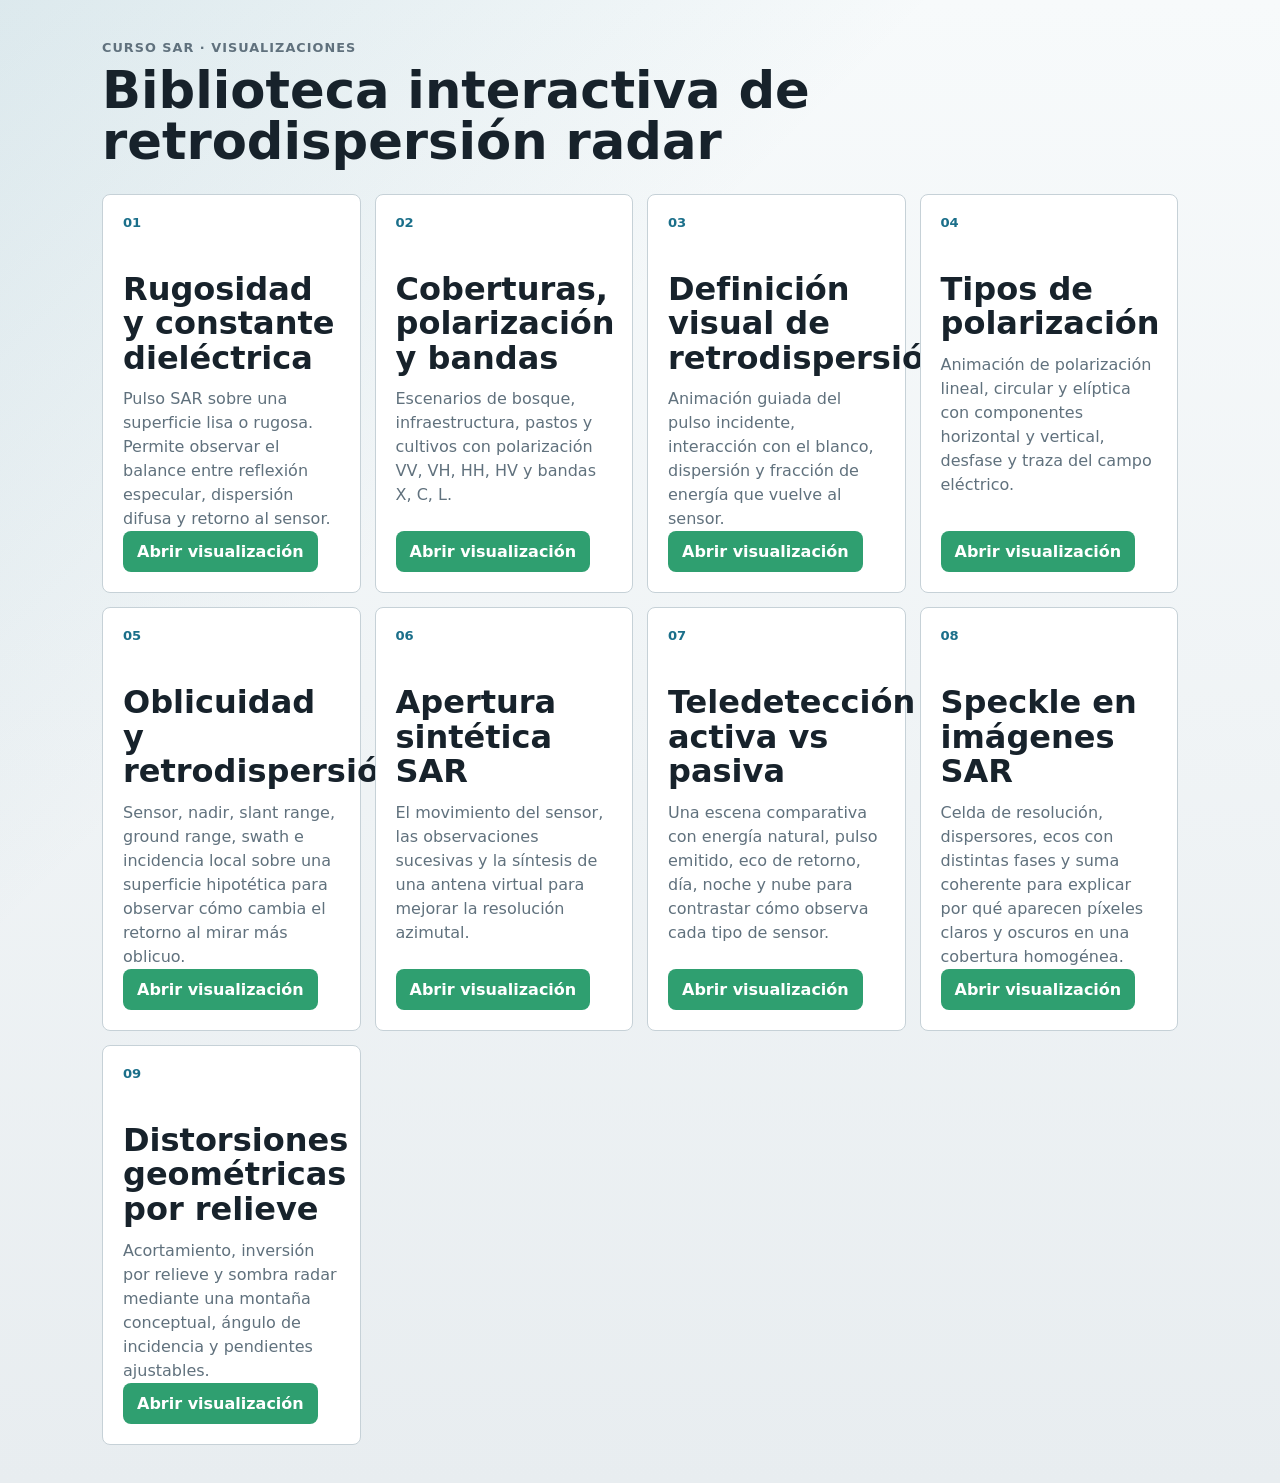
<file: index.html>
<!doctype html>
<html lang="es">
  <head>
    <meta charset="utf-8">
    <meta name="viewport" content="width=device-width, initial-scale=1">
    <title>Visualizaciones SAR</title>
    <link rel="icon" href="data:,">
    <link rel="stylesheet" href="catalog.css">
  </head>
  <body>
    <main class="catalog-shell">
      <section class="catalog-head">
        <p class="eyebrow">Curso SAR · visualizaciones</p>
        <h1>Biblioteca interactiva de retrodispersión radar</h1>
      </section>

      <section class="visual-grid" aria-label="Visualizaciones disponibles">
        <article class="visual-card">
          <span class="number">01</span>
          <h2>Rugosidad y constante dieléctrica</h2>
          <p>
            Pulso SAR sobre una superficie lisa o rugosa. Permite observar el balance entre reflexión
            especular, dispersión difusa y retorno al sensor.
          </p>
          <a href="01-rugosidad-dielectrica/">Abrir visualización</a>
        </article>

        <article class="visual-card">
          <span class="number">02</span>
          <h2>Coberturas, polarización y bandas</h2>
          <p>
            Escenarios de bosque, infraestructura, pastos y cultivos con polarización VV, VH, HH, HV y
            bandas X, C, L.
          </p>
          <a href="02-coberturas-polarizacion-bandas/">Abrir visualización</a>
        </article>

        <article class="visual-card">
          <span class="number">03</span>
          <h2>Definición visual de retrodispersión</h2>
          <p>
            Animación guiada del pulso incidente, interacción con el blanco, dispersión y fracción de
            energía que vuelve al sensor.
          </p>
          <a href="03-retrodispersion-definicion/">Abrir visualización</a>
        </article>

        <article class="visual-card">
          <span class="number">04</span>
          <h2>Tipos de polarización</h2>
          <p>
            Animación de polarización lineal, circular y elíptica con componentes horizontal y vertical,
            desfase y traza del campo eléctrico.
          </p>
          <a href="04-tipos-polarizacion/">Abrir visualización</a>
        </article>

        <article class="visual-card">
          <span class="number">05</span>
          <h2>Oblicuidad y retrodispersión</h2>
          <p>
            Sensor, nadir, slant range, ground range, swath e incidencia local sobre una superficie
            hipotética para observar cómo cambia el retorno al mirar más oblicuo.
          </p>
          <a href="05-oblicuidad-retrodispersion/">Abrir visualización</a>
        </article>

        <article class="visual-card">
          <span class="number">06</span>
          <h2>Apertura sintética SAR</h2>
          <p>
            El movimiento del sensor, las observaciones sucesivas y la síntesis de una antena virtual
            para mejorar la resolución azimutal.
          </p>
          <a href="06-apertura-sintetica/">Abrir visualización</a>
        </article>

        <article class="visual-card">
          <span class="number">07</span>
          <h2>Teledetección activa vs pasiva</h2>
          <p>
            Una escena comparativa con energía natural, pulso emitido, eco de retorno, día, noche y
            nube para contrastar cómo observa cada tipo de sensor.
          </p>
          <a href="07-activa-vs-pasiva/">Abrir visualización</a>
        </article>

        <article class="visual-card">
          <span class="number">08</span>
          <h2>Speckle en imágenes SAR</h2>
          <p>
            Celda de resolución, dispersores, ecos con distintas fases y suma coherente para explicar
            por qué aparecen píxeles claros y oscuros en una cobertura homogénea.
          </p>
          <a href="08-speckle-sar/">Abrir visualización</a>
        </article>

        <article class="visual-card">
          <span class="number">09</span>
          <h2>Distorsiones geométricas por relieve</h2>
          <p>
            Acortamiento, inversión por relieve y sombra radar mediante una montaña conceptual,
            ángulo de incidencia y pendientes ajustables.
          </p>
          <a href="09-distorsiones-terreno/">Abrir visualización</a>
        </article>
      </section>
    </main>
  </body>
</html>
</file>
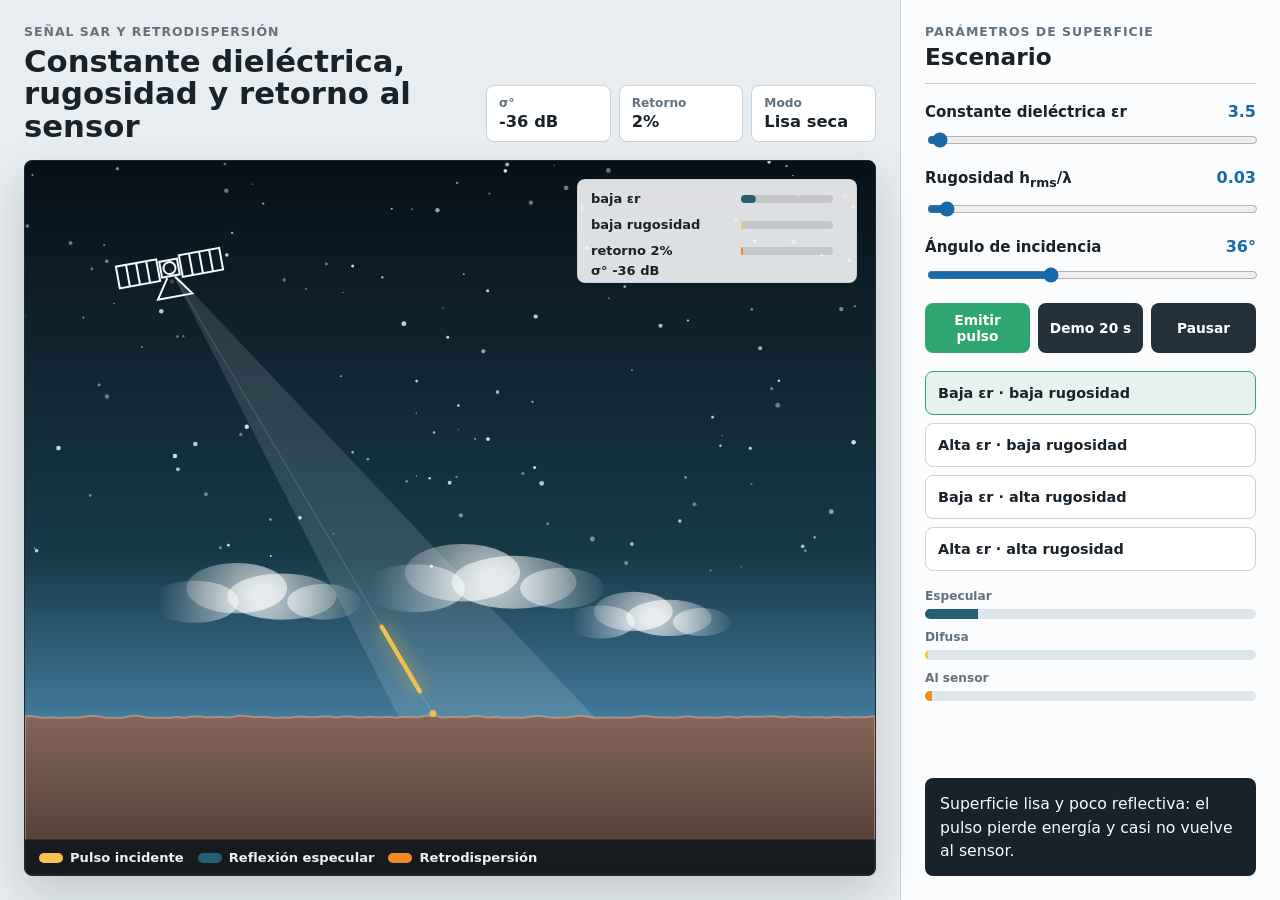
<file: 01-rugosidad-dielectrica/index.html>
<!doctype html>
<html lang="es">
  <head>
    <meta charset="utf-8">
    <meta name="viewport" content="width=device-width, initial-scale=1">
    <title>Retrodispersión SAR interactiva</title>
    <link rel="icon" href="data:,">
    <link rel="stylesheet" href="styles.css">
  </head>
  <body>
    <main class="app-shell">
      <section class="stage-area" aria-label="Animación interactiva SAR">
        <div class="stage-top">
          <div>
            <p class="eyebrow">Señal SAR y retrodispersión</p>
            <h1>Constante dieléctrica, rugosidad y retorno al sensor</h1>
          </div>
          <div class="readout-strip" aria-label="Lecturas del modelo">
            <div>
              <span>σ°</span>
              <strong id="sigma-readout">-36 dB</strong>
            </div>
            <div>
              <span>Retorno</span>
              <strong id="return-readout">2%</strong>
            </div>
            <div>
              <span>Modo</span>
              <strong id="mode-readout">Lisa seca</strong>
            </div>
          </div>
        </div>

        <div class="canvas-frame">
          <canvas id="sar-canvas" aria-label="Satélite SAR, pulso incidente, dispersión y retorno"></canvas>
          <div class="legend-bar" aria-hidden="true">
            <span><i class="swatch swatch-pulse"></i>Pulso incidente</span>
            <span><i class="swatch swatch-specular"></i>Reflexión especular</span>
            <span><i class="swatch swatch-back"></i>Retrodispersión</span>
          </div>
        </div>
      </section>

      <aside class="controls" aria-label="Controles de simulación">
        <div class="control-head">
          <p class="eyebrow">Parámetros de superficie</p>
          <h2>Escenario</h2>
        </div>

        <label class="slider-row">
          <span>
            <b>Constante dieléctrica εr</b>
            <output id="dielectric-output">3.5</output>
          </span>
          <input id="dielectric" type="range" min="3" max="35" step="0.1" value="3.5">
        </label>

        <label class="slider-row">
          <span>
            <b>Rugosidad h<sub>rms</sub>/λ</b>
            <output id="roughness-output">0.03</output>
          </span>
          <input id="roughness" type="range" min="0.01" max="0.55" step="0.01" value="0.03">
        </label>

        <label class="slider-row">
          <span>
            <b>Ángulo de incidencia</b>
            <output id="incidence-output">36°</output>
          </span>
          <input id="incidence" type="range" min="25" max="55" step="1" value="36">
        </label>

        <div class="button-row">
          <button id="pulse-button" type="button">Emitir pulso</button>
          <button id="demo-button" type="button">Demo 20 s</button>
          <button id="pause-button" type="button">Pausar</button>
        </div>

        <div class="preset-grid" aria-label="Casos de referencia">
          <button type="button" data-dielectric="3.5" data-roughness="0.03">Baja εr · baja rugosidad</button>
          <button type="button" data-dielectric="28" data-roughness="0.03">Alta εr · baja rugosidad</button>
          <button type="button" data-dielectric="3.5" data-roughness="0.48">Baja εr · alta rugosidad</button>
          <button type="button" data-dielectric="28" data-roughness="0.48">Alta εr · alta rugosidad</button>
        </div>

        <div class="balance" aria-label="Balance de energía">
          <div class="meter-row">
            <span>Especular</span>
            <i><b id="specular-meter"></b></i>
          </div>
          <div class="meter-row">
            <span>Difusa</span>
            <i><b id="diffuse-meter"></b></i>
          </div>
          <div class="meter-row">
            <span>Al sensor</span>
            <i><b id="backscatter-meter"></b></i>
          </div>
        </div>

        <p id="interpretation" class="interpretation">
          Superficie lisa y poco reflectiva: el pulso pierde energía y casi no vuelve al sensor.
        </p>
      </aside>
    </main>

    <script src="app.js"></script>
  </body>
</html>
</file>
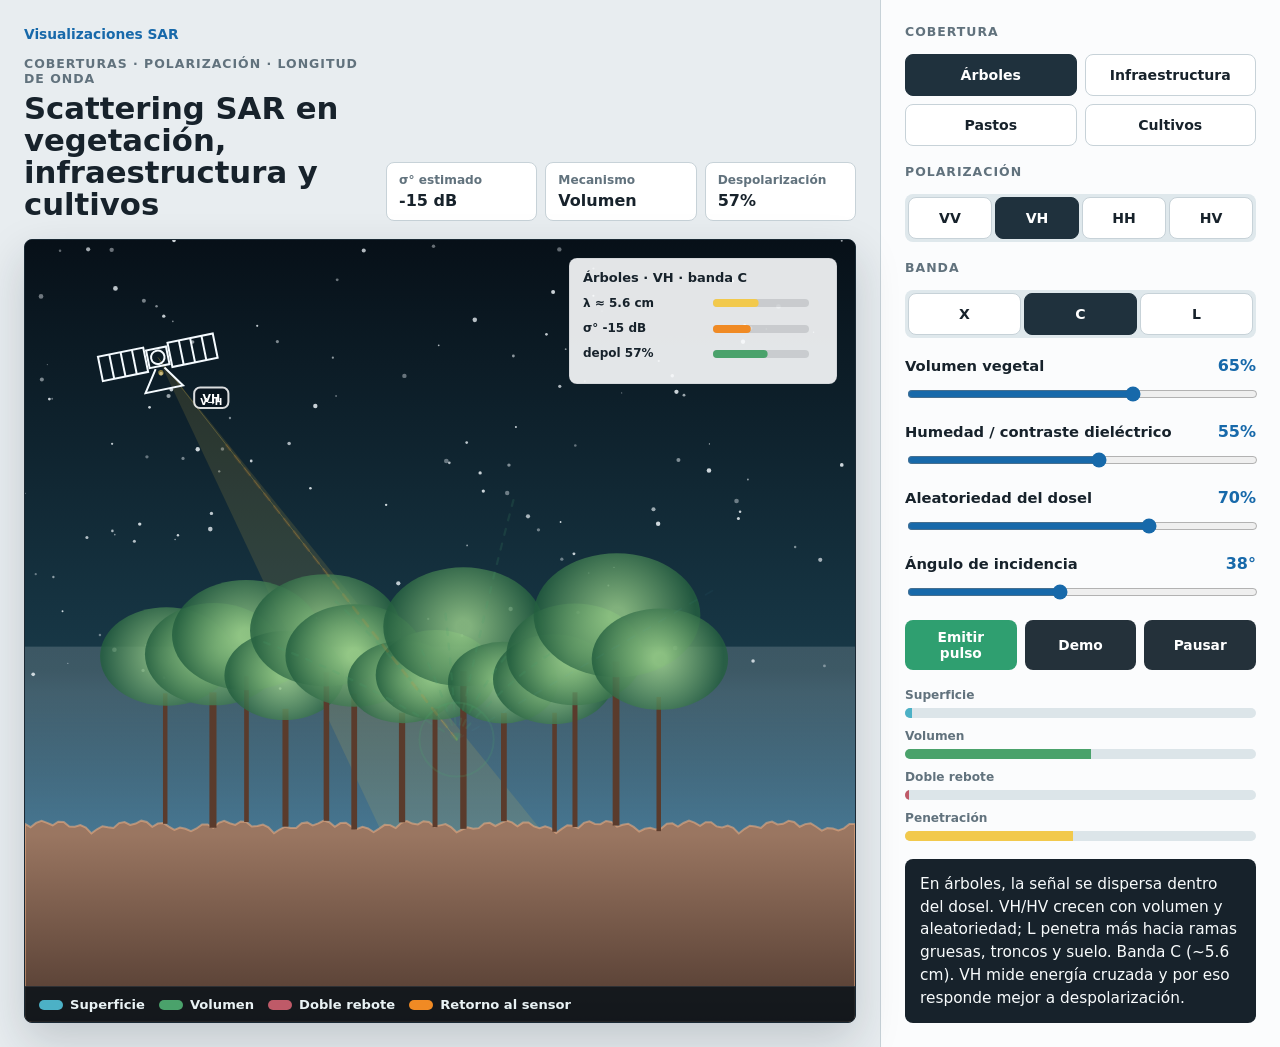
<file: 02-coberturas-polarizacion-bandas/index.html>
<!doctype html>
<html lang="es">
  <head>
    <meta charset="utf-8">
    <meta name="viewport" content="width=device-width, initial-scale=1">
    <title>Coberturas, polarización y bandas SAR</title>
    <link rel="icon" href="data:,">
    <link rel="stylesheet" href="styles.css">
  </head>
  <body>
    <main class="app-shell">
      <section class="stage-area" aria-label="Simulador SAR por cobertura">
        <div class="stage-top">
          <div>
            <a class="back-link" href="../">Visualizaciones SAR</a>
            <p class="eyebrow">Coberturas · polarización · longitud de onda</p>
            <h1>Scattering SAR en vegetación, infraestructura y cultivos</h1>
          </div>
          <div class="readouts" aria-label="Lecturas del modelo">
            <div>
              <span>σ° estimado</span>
              <strong id="sigma-readout">-14 dB</strong>
            </div>
            <div>
              <span>Mecanismo</span>
              <strong id="mechanism-readout">Volumen</strong>
            </div>
            <div>
              <span>Despolarización</span>
              <strong id="depol-readout">52%</strong>
            </div>
          </div>
        </div>

        <div class="canvas-frame">
          <canvas id="sar-canvas" aria-label="Escena SAR con cobertura y rutas de scattering"></canvas>
          <div class="legend" aria-hidden="true">
            <span><i class="swatch swatch-surface"></i>Superficie</span>
            <span><i class="swatch swatch-volume"></i>Volumen</span>
            <span><i class="swatch swatch-double"></i>Doble rebote</span>
            <span><i class="swatch swatch-back"></i>Retorno al sensor</span>
          </div>
        </div>
      </section>

      <aside class="controls" aria-label="Controles SAR">
        <div class="control-section">
          <p class="eyebrow">Cobertura</p>
          <div class="choice-grid cover-grid" id="cover-options">
            <button type="button" data-cover="forest">Árboles</button>
            <button type="button" data-cover="urban">Infraestructura</button>
            <button type="button" data-cover="pasture">Pastos</button>
            <button type="button" data-cover="crops">Cultivos</button>
          </div>
        </div>

        <div class="control-section">
          <p class="eyebrow">Polarización</p>
          <div class="segmented" id="pol-options">
            <button type="button" data-pol="VV">VV</button>
            <button type="button" data-pol="VH">VH</button>
            <button type="button" data-pol="HH">HH</button>
            <button type="button" data-pol="HV">HV</button>
          </div>
        </div>

        <div class="control-section">
          <p class="eyebrow">Banda</p>
          <div class="segmented" id="band-options">
            <button type="button" data-band="X">X</button>
            <button type="button" data-band="C">C</button>
            <button type="button" data-band="L">L</button>
          </div>
        </div>

        <label class="slider-row">
          <span>
            <b id="volume-label">Volumen vegetal</b>
            <output id="volume-output">65%</output>
          </span>
          <input id="volume" type="range" min="0" max="100" step="1" value="65">
        </label>

        <label class="slider-row">
          <span>
            <b>Humedad / contraste dieléctrico</b>
            <output id="moisture-output">55%</output>
          </span>
          <input id="moisture" type="range" min="0" max="100" step="1" value="55">
        </label>

        <label class="slider-row">
          <span>
            <b id="structure-label">Aleatoriedad del dosel</b>
            <output id="structure-output">70%</output>
          </span>
          <input id="structure" type="range" min="0" max="100" step="1" value="70">
        </label>

        <label class="slider-row">
          <span>
            <b>Ángulo de incidencia</b>
            <output id="incidence-output">38°</output>
          </span>
          <input id="incidence" type="range" min="25" max="55" step="1" value="38">
        </label>

        <div class="button-row">
          <button id="pulse-button" type="button">Emitir pulso</button>
          <button id="demo-button" type="button">Demo</button>
          <button id="pause-button" type="button">Pausar</button>
        </div>

        <div class="mechanism-bars" aria-label="Mecanismos estimados">
          <div class="meter-row">
            <span>Superficie</span>
            <i><b id="surface-meter"></b></i>
          </div>
          <div class="meter-row">
            <span>Volumen</span>
            <i><b id="volume-meter"></b></i>
          </div>
          <div class="meter-row">
            <span>Doble rebote</span>
            <i><b id="double-meter"></b></i>
          </div>
          <div class="meter-row">
            <span>Penetración</span>
            <i><b id="penetration-meter"></b></i>
          </div>
        </div>

        <p class="interpretation" id="interpretation">
          En árboles, la señal entra al dosel y se dispersa en muchas orientaciones; las polarizaciones cruzadas resaltan la despolarización del volumen.
        </p>
      </aside>
    </main>

    <script src="app.js"></script>
  </body>
</html>
</file>
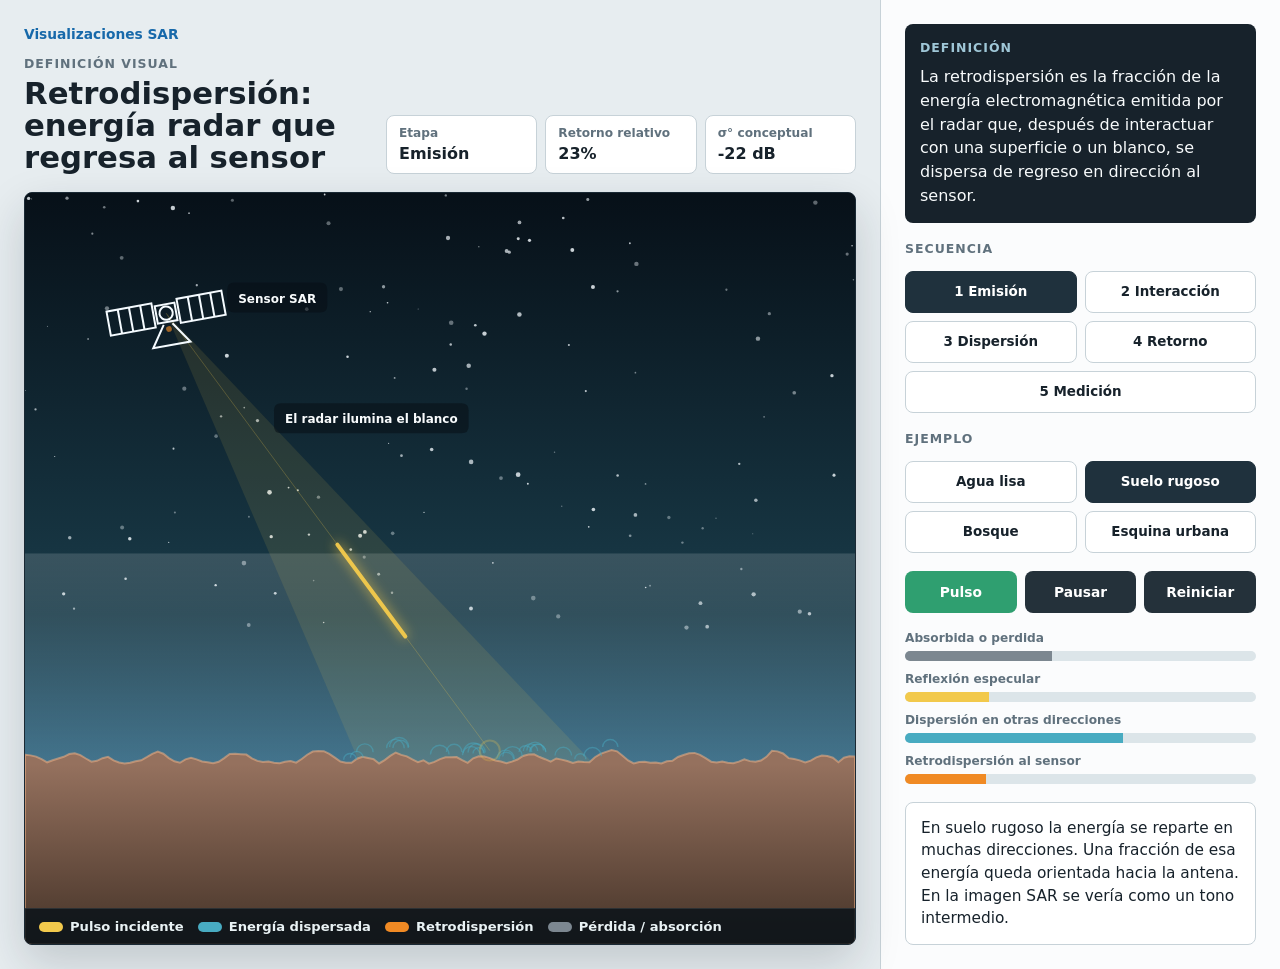
<file: 03-retrodispersion-definicion/index.html>
<!doctype html>
<html lang="es">
  <head>
    <meta charset="utf-8">
    <meta name="viewport" content="width=device-width, initial-scale=1">
    <title>Definición visual de retrodispersión SAR</title>
    <link rel="icon" href="data:,">
    <link rel="stylesheet" href="styles.css">
  </head>
  <body>
    <main class="app-shell">
      <section class="stage-area" aria-label="Animación conceptual de retrodispersión">
        <div class="stage-top">
          <div>
            <a class="back-link" href="../">Visualizaciones SAR</a>
            <p class="eyebrow">Definición visual</p>
            <h1>Retrodispersión: energía radar que regresa al sensor</h1>
          </div>
          <div class="readouts" aria-label="Lecturas de la animación">
            <div>
              <span>Etapa</span>
              <strong id="phase-readout">Emisión</strong>
            </div>
            <div>
              <span>Retorno relativo</span>
              <strong id="return-readout">38%</strong>
            </div>
            <div>
              <span>σ° conceptual</span>
              <strong id="sigma-readout">-14 dB</strong>
            </div>
          </div>
        </div>

        <div class="canvas-frame">
          <canvas id="sar-canvas" aria-label="Radar, pulso incidente, dispersión y retorno al sensor"></canvas>
          <div class="legend" aria-hidden="true">
            <span><i class="swatch swatch-pulse"></i>Pulso incidente</span>
            <span><i class="swatch swatch-scatter"></i>Energía dispersada</span>
            <span><i class="swatch swatch-back"></i>Retrodispersión</span>
            <span><i class="swatch swatch-loss"></i>Pérdida / absorción</span>
          </div>
        </div>
      </section>

      <aside class="controls" aria-label="Controles de la definición de retrodispersión">
        <section class="definition-panel">
          <p class="eyebrow">Definición</p>
          <p>
            La retrodispersión es la fracción de la energía electromagnética emitida por el radar
            que, después de interactuar con una superficie o un blanco, se dispersa de regreso en
            dirección al sensor.
          </p>
        </section>

        <section class="control-section">
          <p class="eyebrow">Secuencia</p>
          <div class="step-grid" id="step-options">
            <button type="button" data-step="0">1 Emisión</button>
            <button type="button" data-step="1">2 Interacción</button>
            <button type="button" data-step="2">3 Dispersión</button>
            <button type="button" data-step="3">4 Retorno</button>
            <button type="button" data-step="4">5 Medición</button>
          </div>
        </section>

        <section class="control-section">
          <p class="eyebrow">Ejemplo</p>
          <div class="choice-grid" id="target-options">
            <button type="button" data-target="water">Agua lisa</button>
            <button type="button" data-target="soil">Suelo rugoso</button>
            <button type="button" data-target="forest">Bosque</button>
            <button type="button" data-target="corner">Esquina urbana</button>
          </div>
        </section>

        <div class="button-row">
          <button id="pulse-button" type="button">Pulso</button>
          <button id="play-button" type="button" aria-pressed="true">Pausar</button>
          <button id="reset-button" type="button">Reiniciar</button>
        </div>

        <section class="energy-panel" aria-label="Balance relativo de energía">
          <div class="meter-row">
            <span>Absorbida o perdida</span>
            <i><b id="loss-meter"></b></i>
          </div>
          <div class="meter-row">
            <span>Reflexión especular</span>
            <i><b id="specular-meter"></b></i>
          </div>
          <div class="meter-row">
            <span>Dispersión en otras direcciones</span>
            <i><b id="scatter-meter"></b></i>
          </div>
          <div class="meter-row">
            <span>Retrodispersión al sensor</span>
            <i><b id="backscatter-meter"></b></i>
          </div>
        </section>

        <p class="interpretation" id="interpretation">
          La señal vuelve porque una parte de la energía dispersada queda orientada hacia la antena.
        </p>
      </aside>
    </main>

    <script src="app.js"></script>
  </body>
</html>
</file>
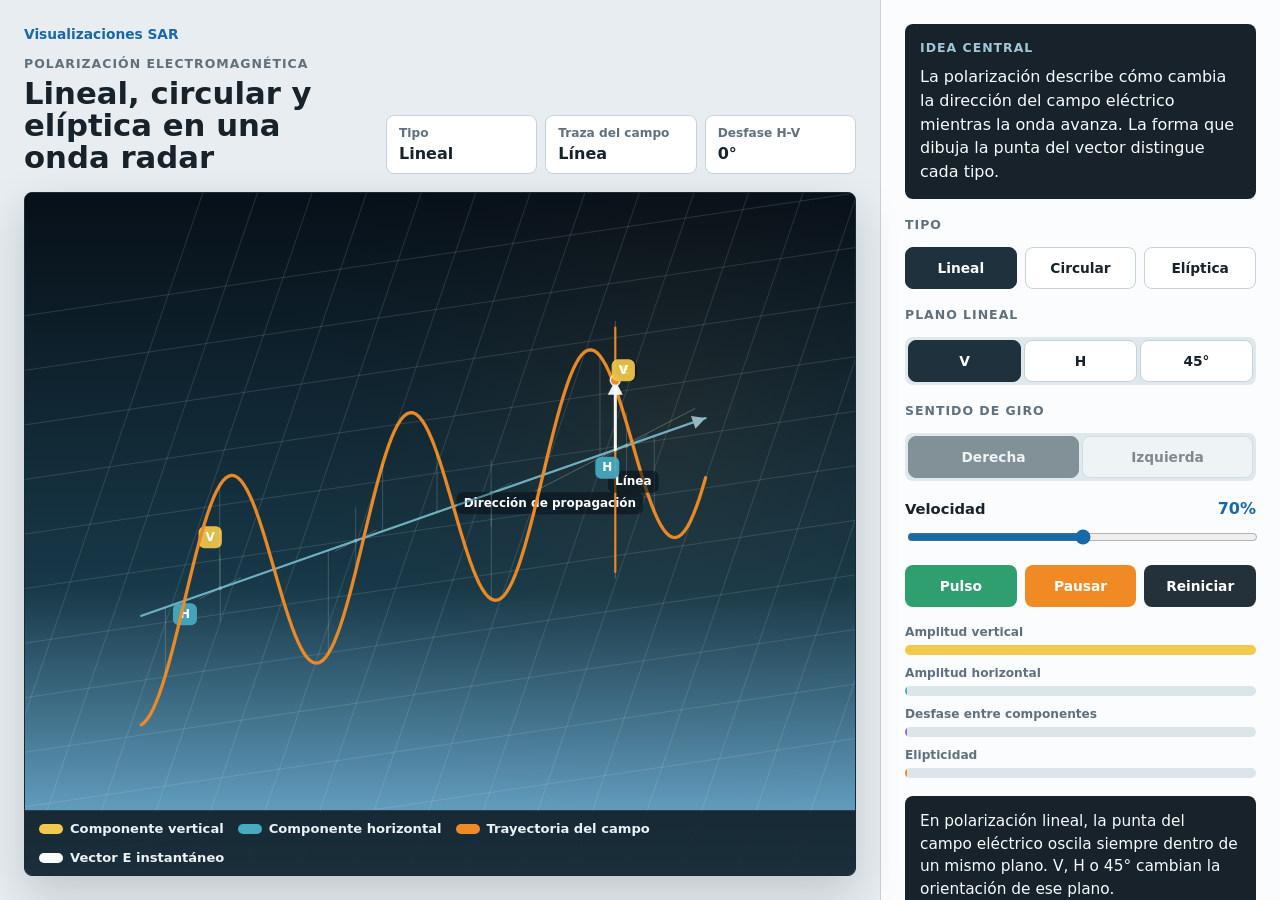
<file: 04-tipos-polarizacion/index.html>
<!doctype html>
<html lang="es">
  <head>
    <meta charset="utf-8">
    <meta name="viewport" content="width=device-width, initial-scale=1">
    <title>Tipos de polarización electromagnética</title>
    <link rel="icon" href="data:,">
    <link rel="stylesheet" href="styles.css">
  </head>
  <body>
    <main class="app-shell">
      <section class="stage-area" aria-label="Animación de tipos de polarización">
        <div class="stage-top">
          <div>
            <a class="back-link" href="../">Visualizaciones SAR</a>
            <p class="eyebrow">Polarización electromagnética</p>
            <h1>Lineal, circular y elíptica en una onda radar</h1>
          </div>
          <div class="readouts" aria-label="Lecturas de la onda">
            <div>
              <span>Tipo</span>
              <strong id="type-readout">Lineal</strong>
            </div>
            <div>
              <span>Traza del campo</span>
              <strong id="trace-readout">Línea</strong>
            </div>
            <div>
              <span>Desfase H-V</span>
              <strong id="phase-readout">0°</strong>
            </div>
          </div>
        </div>

        <div class="canvas-frame">
          <canvas id="polar-canvas" aria-label="Onda electromagnética y trayectoria del vector de campo eléctrico"></canvas>
          <div class="legend" aria-hidden="true">
            <span><i class="swatch swatch-vertical"></i>Componente vertical</span>
            <span><i class="swatch swatch-horizontal"></i>Componente horizontal</span>
            <span><i class="swatch swatch-trace"></i>Trayectoria del campo</span>
            <span><i class="swatch swatch-vector"></i>Vector E instantáneo</span>
          </div>
        </div>
      </section>

      <aside class="controls" aria-label="Controles de polarización">
        <section class="definition-panel">
          <p class="eyebrow">Idea central</p>
          <p>
            La polarización describe cómo cambia la dirección del campo eléctrico mientras la onda
            avanza. La forma que dibuja la punta del vector distingue cada tipo.
          </p>
        </section>

        <section class="control-section">
          <p class="eyebrow">Tipo</p>
          <div class="choice-grid" id="type-options">
            <button type="button" data-type="lineal">Lineal</button>
            <button type="button" data-type="circular">Circular</button>
            <button type="button" data-type="eliptica">Elíptica</button>
          </div>
        </section>

        <section class="control-section">
          <p class="eyebrow">Plano lineal</p>
          <div class="segmented" id="linear-options">
            <button type="button" data-linear="vertical">V</button>
            <button type="button" data-linear="horizontal">H</button>
            <button type="button" data-linear="diagonal">45°</button>
          </div>
        </section>

        <section class="control-section">
          <p class="eyebrow">Sentido de giro</p>
          <div class="segmented" id="rotation-options">
            <button type="button" data-rotation="right">Derecha</button>
            <button type="button" data-rotation="left">Izquierda</button>
          </div>
        </section>

        <label class="slider-row">
          <span>
            <b>Velocidad</b>
            <output id="speed-output">70%</output>
          </span>
          <input id="speed" type="range" min="20" max="120" step="1" value="70">
        </label>

        <div class="button-row">
          <button id="pulse-button" type="button">Pulso</button>
          <button id="play-button" type="button" aria-pressed="true">Pausar</button>
          <button id="reset-button" type="button">Reiniciar</button>
        </div>

        <section class="component-bars" aria-label="Componentes relativas">
          <div class="meter-row">
            <span>Amplitud vertical</span>
            <i><b id="vertical-meter"></b></i>
          </div>
          <div class="meter-row">
            <span>Amplitud horizontal</span>
            <i><b id="horizontal-meter"></b></i>
          </div>
          <div class="meter-row">
            <span>Desfase entre componentes</span>
            <i><b id="phase-meter"></b></i>
          </div>
          <div class="meter-row">
            <span>Elipticidad</span>
            <i><b id="ellipticity-meter"></b></i>
          </div>
        </section>

        <p class="interpretation" id="interpretation">
          En polarización lineal, la punta del campo eléctrico oscila siempre dentro de un mismo plano.
        </p>
      </aside>
    </main>

    <script src="app.js"></script>
  </body>
</html>
</file>
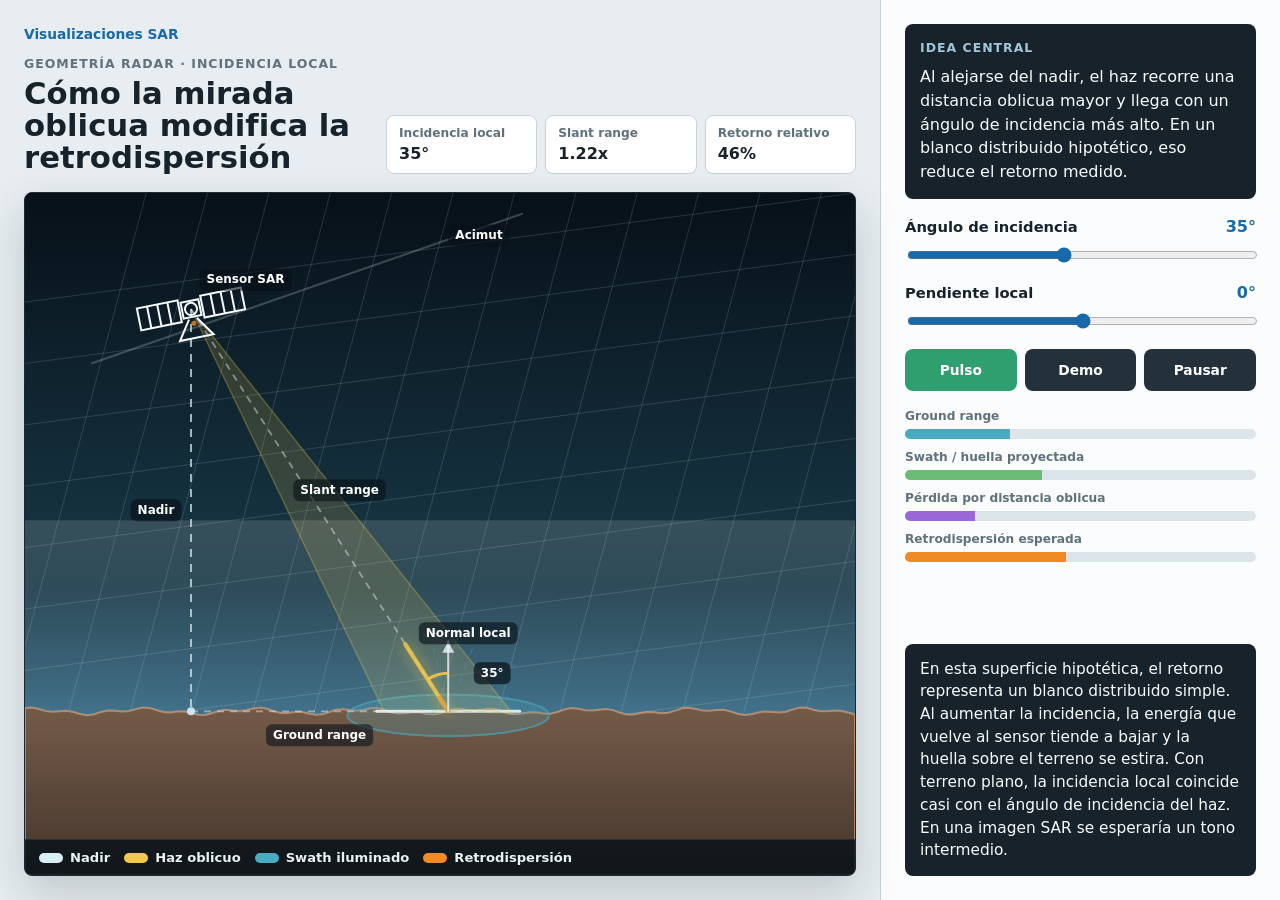
<file: 05-oblicuidad-retrodispersion/index.html>
<!doctype html>
<html lang="es">
  <head>
    <meta charset="utf-8">
    <meta name="viewport" content="width=device-width, initial-scale=1">
    <title>Oblicuidad del sensor y retrodispersión SAR</title>
    <link rel="icon" href="data:,">
    <link rel="stylesheet" href="styles.css">
  </head>
  <body>
    <main class="app-shell">
      <section class="stage-area" aria-label="Animación de oblicuidad del sensor SAR">
        <div class="stage-top">
          <div>
            <a class="back-link" href="../">Visualizaciones SAR</a>
            <p class="eyebrow">Geometría radar · incidencia local</p>
            <h1>Cómo la mirada oblicua modifica la retrodispersión</h1>
          </div>
          <div class="readouts" aria-label="Lecturas geométricas">
            <div>
              <span>Incidencia local</span>
              <strong id="incidence-readout">35°</strong>
            </div>
            <div>
              <span>Slant range</span>
              <strong id="slant-readout">1.22x</strong>
            </div>
            <div>
              <span>Retorno relativo</span>
              <strong id="return-readout">56%</strong>
            </div>
          </div>
        </div>

        <div class="canvas-frame">
          <canvas id="obliquity-canvas" aria-label="Sensor SAR, nadir, haz oblicuo, swath y retorno al sensor"></canvas>
          <div class="legend" aria-hidden="true">
            <span><i class="swatch swatch-nadir"></i>Nadir</span>
            <span><i class="swatch swatch-beam"></i>Haz oblicuo</span>
            <span><i class="swatch swatch-swath"></i>Swath iluminado</span>
            <span><i class="swatch swatch-back"></i>Retrodispersión</span>
          </div>
        </div>
      </section>

      <aside class="controls" aria-label="Controles de oblicuidad">
        <section class="definition-panel">
          <p class="eyebrow">Idea central</p>
          <p>
            Al alejarse del nadir, el haz recorre una distancia oblicua mayor y llega con un ángulo
            de incidencia más alto. En un blanco distribuido hipotético, eso reduce el retorno medido.
          </p>
        </section>

        <label class="slider-row">
          <span>
            <b>Ángulo de incidencia</b>
            <output id="angle-output">35°</output>
          </span>
          <input id="angle" type="range" min="15" max="60" step="1" value="35">
        </label>

        <label class="slider-row">
          <span>
            <b>Pendiente local</b>
            <output id="slope-output">0°</output>
          </span>
          <input id="slope" type="range" min="-25" max="25" step="1" value="0">
        </label>

        <div class="button-row">
          <button id="pulse-button" type="button">Pulso</button>
          <button id="demo-button" type="button" aria-pressed="false">Demo</button>
          <button id="pause-button" type="button">Pausar</button>
        </div>

        <section class="geometry-bars" aria-label="Efectos geométricos relativos">
          <div class="meter-row">
            <span>Ground range</span>
            <i><b id="ground-meter"></b></i>
          </div>
          <div class="meter-row">
            <span>Swath / huella proyectada</span>
            <i><b id="swath-meter"></b></i>
          </div>
          <div class="meter-row">
            <span>Pérdida por distancia oblicua</span>
            <i><b id="range-loss-meter"></b></i>
          </div>
          <div class="meter-row">
            <span>Retrodispersión esperada</span>
            <i><b id="backscatter-meter"></b></i>
          </div>
        </section>

        <p class="interpretation" id="interpretation">
          Cerca de nadir el trayecto es corto y el área proyectada es menor. Al mirar más oblicuo, el
          retorno de una superficie hipotética tiende a disminuir.
        </p>
      </aside>
    </main>

    <script src="app.js"></script>
  </body>
</html>
</file>
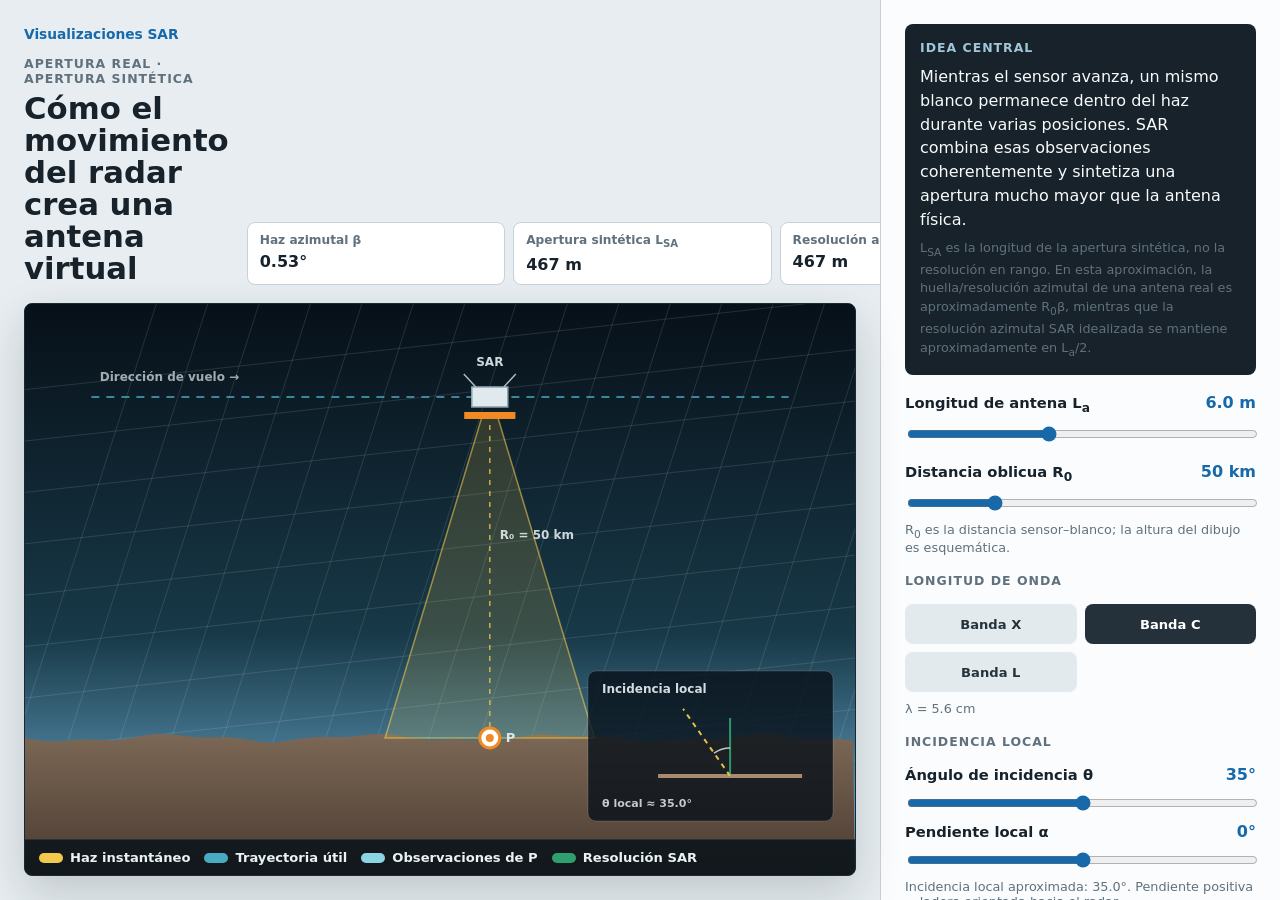
<file: 06-apertura-sintetica/index.html>
<!doctype html>
<html lang="es">
  <head>
    <meta charset="utf-8">
    <meta name="viewport" content="width=device-width, initial-scale=1">
    <title>Apertura sintética SAR</title>
    <link rel="icon" href="data:,">
    <link rel="stylesheet" href="styles.css">
  </head>
  <body>
    <main class="app-shell">
      <section class="stage-area" aria-label="Animación conceptual de apertura sintética SAR">
        <div class="stage-top">
          <div>
            <a class="back-link" href="../">Visualizaciones SAR</a>
            <p class="eyebrow">Apertura real · apertura sintética</p>
            <h1>Cómo el movimiento del radar crea una antena virtual</h1>
          </div>
          <div class="readouts" aria-label="Lecturas de apertura sintética">
            <div>
              <span>Haz azimutal β</span>
              <strong id="beam-readout">0.53°</strong>
            </div>
            <div>
              <span>Apertura sintética L<sub>SA</sub></span>
              <strong id="aperture-readout">14.0 m</strong>
            </div>
            <div>
              <span>Resolución azimutal apertura real</span>
              <strong id="slar-resolution-readout">14.0 m</strong>
            </div>
            <div>
              <span>Resolución azimutal SAR</span>
              <strong id="resolution-readout">3.0 m</strong>
            </div>
          </div>
        </div>

        <div class="canvas-frame">
          <canvas id="aperture-canvas" aria-label="Sensor SAR en movimiento, haz azimutal, blanco y apertura sintética"></canvas>
          <div class="legend" aria-hidden="true">
            <span><i class="swatch swatch-beam"></i>Haz instantáneo</span>
            <span><i class="swatch swatch-track"></i>Trayectoria útil</span>
            <span><i class="swatch swatch-look"></i>Observaciones de P</span>
            <span><i class="swatch swatch-sar"></i>Resolución SAR</span>
          </div>
        </div>
      </section>

      <aside class="controls" aria-label="Controles de apertura sintética">
        <section class="definition-panel">
          <p class="eyebrow">Idea central</p>
          <p>
            Mientras el sensor avanza, un mismo blanco permanece dentro del haz durante varias
            posiciones. SAR combina esas observaciones coherentemente y sintetiza una apertura
            mucho mayor que la antena física.
          </p>
          <p class="small-note">
            L<sub>SA</sub> es la longitud de la apertura sintética, no la resolución en rango.
            En esta aproximación, la huella/resolución azimutal de una antena real es
            aproximadamente R<sub>0</sub>β, mientras que la resolución azimutal SAR idealizada
            se mantiene aproximadamente en L<sub>a</sub>/2.
          </p>
        </section>

        <label class="slider-row">
          <span>
            <b>Longitud de antena L<sub>a</sub></b>
            <output id="antenna-output">6.0 m</output>
          </span>
          <input id="antenna" type="range" min="2" max="12" step="0.5" value="6">
        </label>

        <label class="slider-row">
          <span>
            <b>Distancia oblicua R<sub>0</sub></b>
            <output id="range-output">50 km</output>
          </span>
          <input id="range" type="range" min="3000" max="200000" step="1000" value="50000">
          <small class="small-note">R<sub>0</sub> es la distancia sensor–blanco; la altura del dibujo es esquemática.</small>
        </label>

        <section class="control-section">
          <p class="eyebrow">Longitud de onda</p>
          <div class="choice-grid" id="band-options">
            <button type="button" data-band="X" data-lambda="0.031">Banda X</button>
            <button type="button" data-band="C" data-lambda="0.056" class="active">Banda C</button>
            <button type="button" data-band="L" data-lambda="0.238">Banda L</button>
          </div>
          <p class="small-note" id="lambda-note">λ = 5.6 cm</p>
        </section>

        <section class="control-section">
          <p class="eyebrow">Incidencia local</p>

          <label class="slider-row">
            <span>
              <b>Ángulo de incidencia θ</b>
              <output id="incidence-output">35°</output>
            </span>
            <input id="incidence" type="range" min="20" max="50" step="1" value="35">
          </label>

          <label class="slider-row">
            <span>
              <b>Pendiente local α</b>
              <output id="slope-output">0°</output>
            </span>
            <input id="slope" type="range" min="-20" max="20" step="1" value="0">
          </label>

          <p class="small-note" id="local-incidence-note">
            Incidencia local aproximada: 35°. Pendiente positiva = ladera orientada hacia el radar.
          </p>
        </section>

        <section class="control-section">
          <p class="eyebrow">Secuencia conceptual</p>
          <div class="step-grid" id="step-options">
            <button type="button" data-step="0" class="active">1 Antena</button>
            <button type="button" data-step="1">2 Movimiento</button>
            <button type="button" data-step="2">3 Observaciones</button>
            <button type="button" data-step="3">4 Síntesis</button>
            <button type="button" data-step="4">5 Comparación</button>
          </div>
        </section>

        <div class="button-row">
          <button id="pulse-button" type="button">Recorrer</button>
          <button id="demo-button" type="button" aria-pressed="false">Demo</button>
          <button id="pause-button" type="button">Pausar</button>
        </div>

        <section class="geometry-bars" aria-label="Relaciones geométricas">
          <div class="meter-row">
            <span>Ancho del haz β</span>
            <i><b id="beam-meter"></b></i>
          </div>
          <div class="meter-row">
            <span>Longitud de apertura sintética</span>
            <i><b id="aperture-meter"></b></i>
          </div>
          <div class="meter-row">
            <span>Resolución azimutal de apertura real</span>
            <i><b id="slar-meter"></b></i>
          </div>
          <div class="meter-row">
            <span>Resolución azimutal SAR</span>
            <i><b id="sar-meter"></b></i>
          </div>
        </section>

        <p class="interpretation" id="interpretation">
          Una antena más corta produce un haz azimutal más ancho. El blanco permanece iluminado
          durante una trayectoria mayor y puede observarse desde más posiciones.
        </p>
      </aside>
    </main>

    <script src="app.js"></script>
  </body>
</html>
</file>
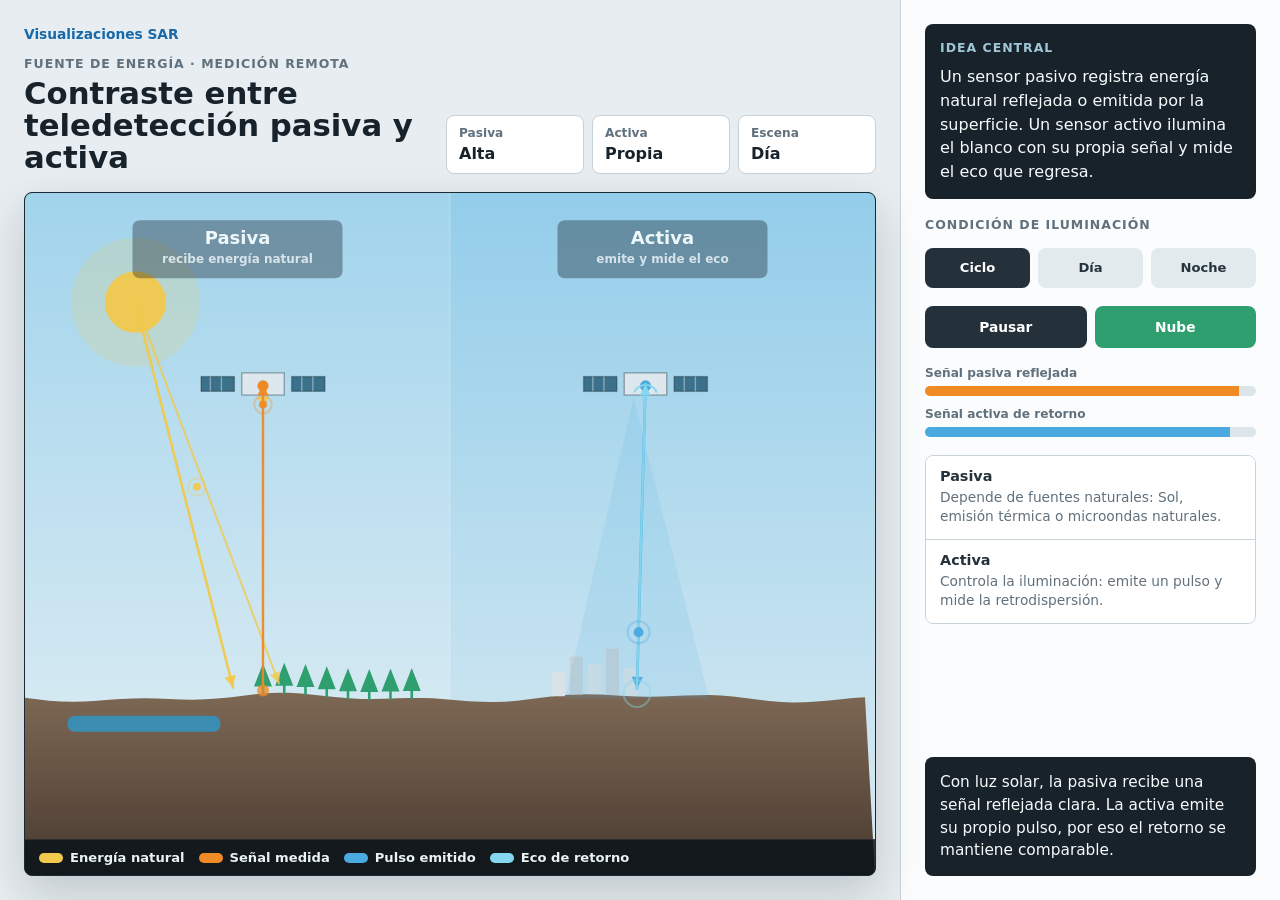
<file: 07-activa-vs-pasiva/index.html>
<!doctype html>
<html lang="es">
  <head>
    <meta charset="utf-8">
    <meta name="viewport" content="width=device-width, initial-scale=1">
    <title>Teledetección activa vs pasiva</title>
    <link rel="icon" href="data:,">
    <link rel="stylesheet" href="styles.css">
  </head>
  <body>
    <main class="app-shell">
      <section class="stage-area" aria-label="Animación comparativa de teledetección activa y pasiva">
        <div class="stage-top">
          <div>
            <a class="back-link" href="../">Visualizaciones SAR</a>
            <p class="eyebrow">Fuente de energía · medición remota</p>
            <h1>Contraste entre teledetección pasiva y activa</h1>
          </div>
          <div class="readouts" aria-label="Lecturas de energía y condiciones">
            <div>
              <span>Pasiva</span>
              <strong id="passive-readout">Alta</strong>
            </div>
            <div>
              <span>Activa</span>
              <strong id="active-readout">Propia</strong>
            </div>
            <div>
              <span>Escena</span>
              <strong id="condition-readout">Día</strong>
            </div>
          </div>
        </div>

        <div class="canvas-frame">
          <canvas id="remote-canvas" aria-label="Dos sensores observando una misma superficie: uno pasivo y otro activo"></canvas>
          <div class="legend" aria-hidden="true">
            <span><i class="swatch swatch-sun"></i>Energía natural</span>
            <span><i class="swatch swatch-reflect"></i>Señal medida</span>
            <span><i class="swatch swatch-pulse"></i>Pulso emitido</span>
            <span><i class="swatch swatch-echo"></i>Eco de retorno</span>
          </div>
        </div>
      </section>

      <aside class="controls" aria-label="Controles de comparación activa y pasiva">
        <section class="definition-panel">
          <p class="eyebrow">Idea central</p>
          <p>
            Un sensor pasivo registra energía natural reflejada o emitida por la superficie. Un sensor
            activo ilumina el blanco con su propia señal y mide el eco que regresa.
          </p>
        </section>

        <section class="control-section">
          <p class="eyebrow">Condición de iluminación</p>
          <div class="choice-grid" id="scene-options">
            <button type="button" data-mode="cycle" class="active">Ciclo</button>
            <button type="button" data-mode="day">Día</button>
            <button type="button" data-mode="night">Noche</button>
          </div>
        </section>

        <div class="button-row">
          <button id="pause-button" type="button">Pausar</button>
          <button id="cloud-button" type="button" aria-pressed="true">Nube</button>
        </div>

        <section class="signal-bars" aria-label="Disponibilidad relativa de señal">
          <div class="meter-row">
            <span>Señal pasiva reflejada</span>
            <i><b id="passive-meter"></b></i>
          </div>
          <div class="meter-row">
            <span>Señal activa de retorno</span>
            <i><b id="active-meter"></b></i>
          </div>
        </section>

        <section class="contrast-list" aria-label="Resumen de contraste">
          <div>
            <b>Pasiva</b>
            <span>Depende de fuentes naturales: Sol, emisión térmica o microondas naturales.</span>
          </div>
          <div>
            <b>Activa</b>
            <span>Controla la iluminación: emite un pulso y mide la retrodispersión.</span>
          </div>
        </section>

        <p class="interpretation" id="interpretation">
          Con luz solar, la pasiva recibe una señal reflejada clara. La activa emite su propio pulso,
          por eso el retorno se mantiene comparable.
        </p>
      </aside>
    </main>

    <script src="app.js"></script>
  </body>
</html>
</file>
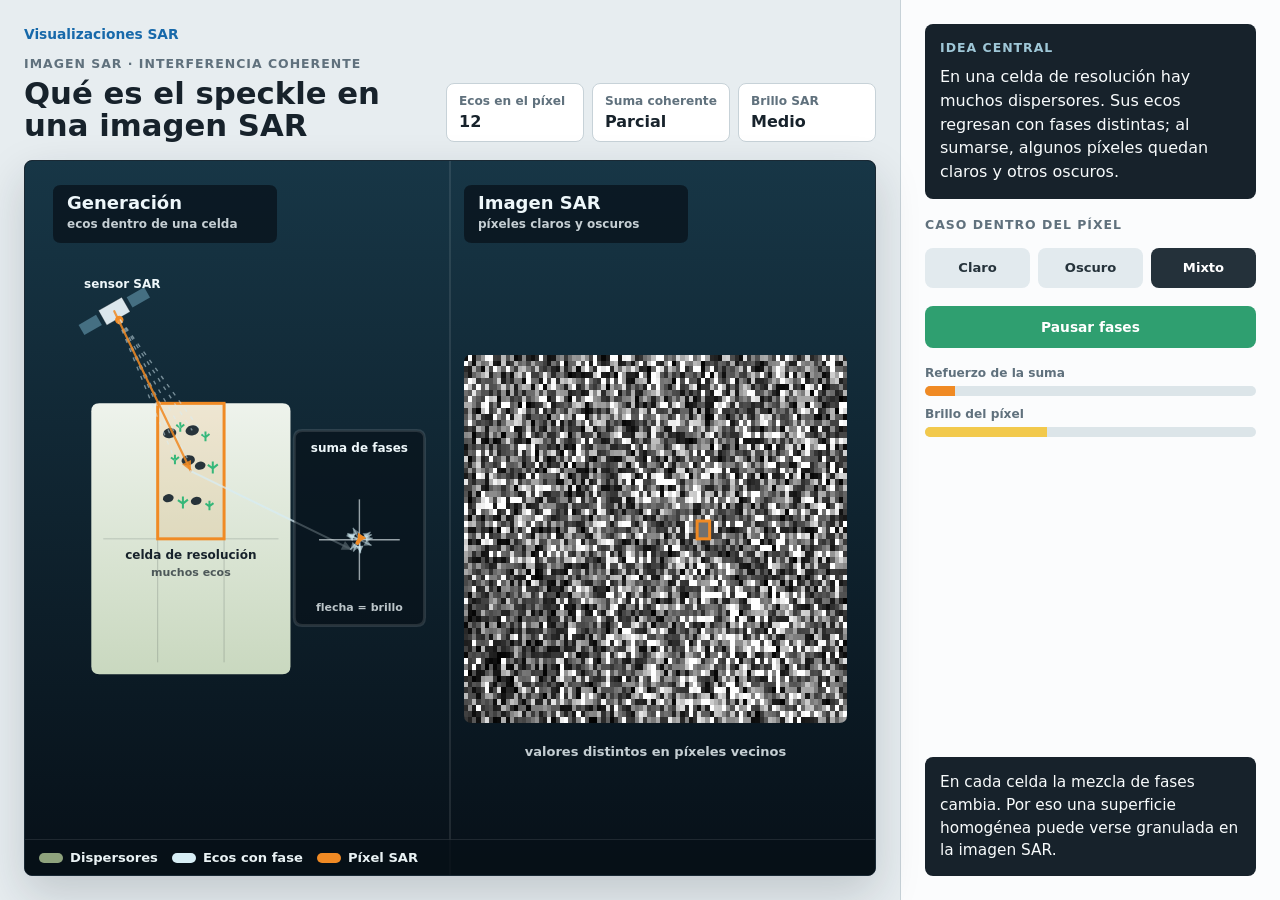
<file: 08-speckle-sar/index.html>
<!doctype html>
<html lang="es">
  <head>
    <meta charset="utf-8">
    <meta name="viewport" content="width=device-width, initial-scale=1">
    <title>Speckle en imágenes SAR</title>
    <link rel="icon" href="data:,">
    <link rel="stylesheet" href="styles.css">
  </head>
  <body>
    <main class="app-shell">
      <section class="stage-area" aria-label="Visualización simple del speckle en una imagen SAR">
        <div class="stage-top">
          <div>
            <a class="back-link" href="../">Visualizaciones SAR</a>
            <p class="eyebrow">Imagen SAR · interferencia coherente</p>
            <h1>Qué es el speckle en una imagen SAR</h1>
          </div>
          <div class="readouts" aria-label="Lecturas del speckle">
            <div>
              <span>Ecos en el píxel</span>
              <strong id="scatter-readout">12</strong>
            </div>
            <div>
              <span>Suma coherente</span>
              <strong id="sum-readout">Mixta</strong>
            </div>
            <div>
              <span>Brillo SAR</span>
              <strong id="brightness-readout">Variable</strong>
            </div>
          </div>
        </div>

        <div class="canvas-frame">
          <canvas id="speckle-canvas" aria-label="Comparación entre una superficie homogénea y su imagen SAR con speckle"></canvas>
          <div class="legend" aria-hidden="true">
            <span><i class="swatch swatch-scatterer"></i>Dispersores</span>
            <span><i class="swatch swatch-echo"></i>Ecos con fase</span>
            <span><i class="swatch swatch-pixel"></i>Píxel SAR</span>
          </div>
        </div>
      </section>

      <aside class="controls" aria-label="Controles de speckle SAR">
        <section class="definition-panel">
          <p class="eyebrow">Idea central</p>
          <p>
            En una celda de resolución hay muchos dispersores. Sus ecos regresan con fases distintas;
            al sumarse, algunos píxeles quedan claros y otros oscuros.
          </p>
        </section>

        <section class="control-section">
          <p class="eyebrow">Caso dentro del píxel</p>
          <div class="choice-grid" id="case-options">
            <button type="button" data-case="bright">Claro</button>
            <button type="button" data-case="dark">Oscuro</button>
            <button type="button" data-case="mixed" class="active">Mixto</button>
          </div>
        </section>

        <div class="button-row">
          <button id="phase-button" type="button">Animar fases</button>
        </div>

        <section class="signal-bars" aria-label="Relación entre suma de fases y brillo SAR">
          <div class="meter-row">
            <span>Refuerzo de la suma</span>
            <i><b id="sum-meter"></b></i>
          </div>
          <div class="meter-row">
            <span>Brillo del píxel</span>
            <i><b id="brightness-meter"></b></i>
          </div>
        </section>

        <p class="interpretation" id="interpretation">
          Aunque la cobertura sea homogénea, cada píxel contiene una combinación distinta de ecos.
          Esa suma coherente genera el patrón granular.
        </p>
      </aside>
    </main>

    <script src="app.js"></script>
  </body>
</html>
</file>
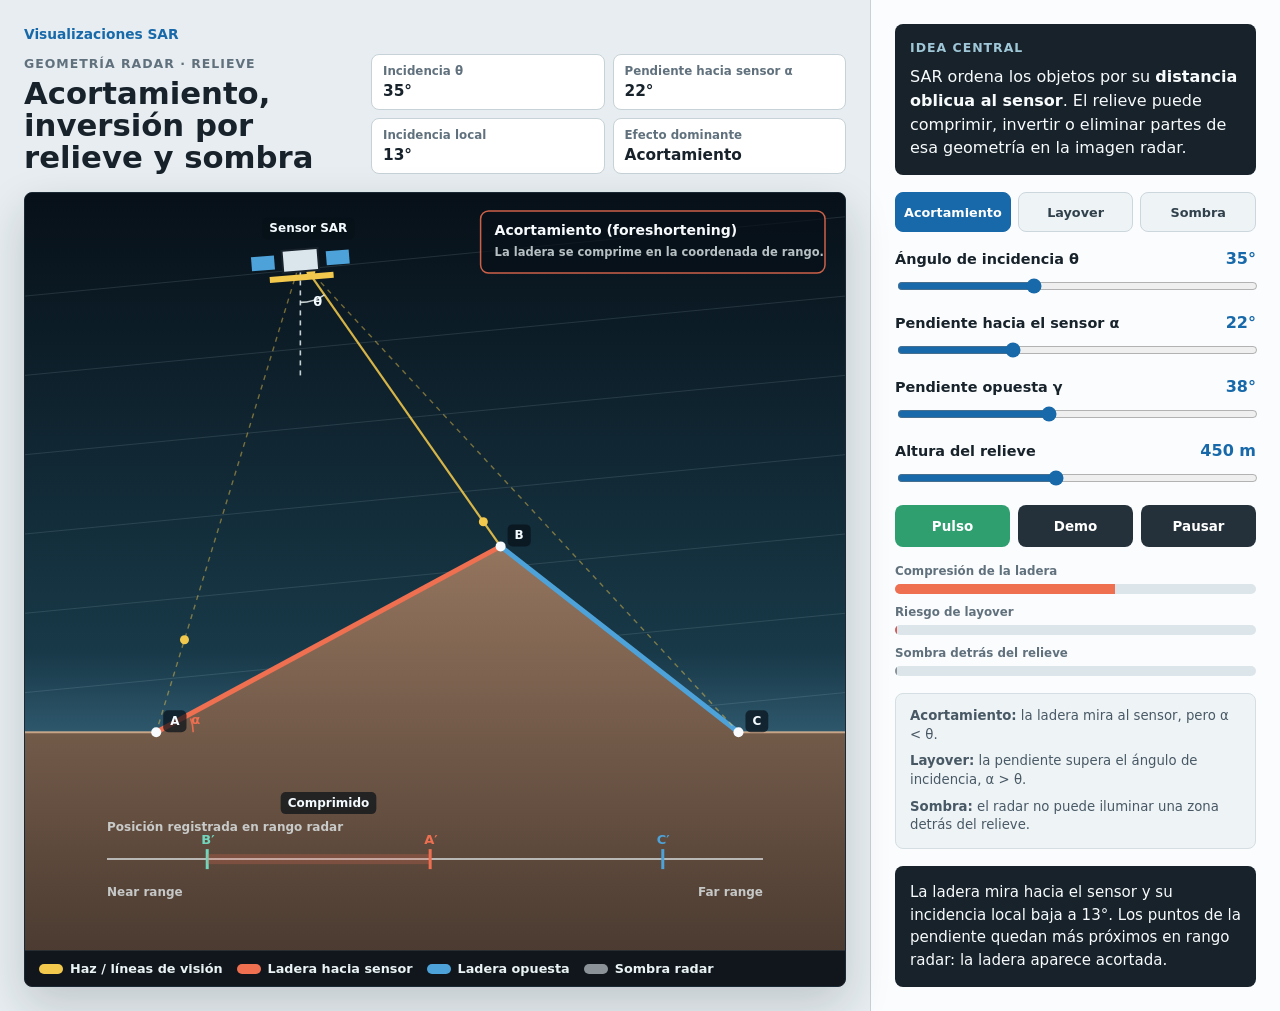
<file: 09-distorsiones-terreno/index.html>
<!doctype html>
<html lang="es">
  <head>
    <meta charset="utf-8">
    <meta name="viewport" content="width=device-width, initial-scale=1">
    <title>Distorsiones geométricas por relieve en SAR</title>
    <link rel="icon" href="data:,">
    <link rel="stylesheet" href="styles.css">
  </head>
  <body>
    <main class="app-shell">
      <section class="stage-area" aria-label="Animación de distorsiones geométricas SAR por relieve">
        <div class="stage-top">
          <div>
            <a class="back-link" href="../">Visualizaciones SAR</a>
            <p class="eyebrow">Geometría radar · relieve</p>
            <h1>Acortamiento, inversión por relieve y sombra</h1>
          </div>

          <div class="readouts" aria-label="Lecturas geométricas">
            <div>
              <span>Incidencia θ</span>
              <strong id="incidence-readout">35°</strong>
            </div>
            <div>
              <span>Pendiente hacia sensor α</span>
              <strong id="slope-readout">22°</strong>
            </div>
            <div>
              <span>Incidencia local</span>
              <strong id="local-readout">13°</strong>
            </div>
            <div>
              <span>Efecto dominante</span>
              <strong id="effect-readout">Acortamiento</strong>
            </div>
          </div>
        </div>

        <div class="canvas-frame">
          <canvas id="terrain-canvas" aria-label="Sensor SAR observando una montaña y su representación en rango radar"></canvas>
          <div class="legend" aria-hidden="true">
            <span><i class="swatch swatch-beam"></i>Haz / líneas de visión</span>
            <span><i class="swatch swatch-near"></i>Ladera hacia sensor</span>
            <span><i class="swatch swatch-far"></i>Ladera opuesta</span>
            <span><i class="swatch swatch-shadow"></i>Sombra radar</span>
          </div>
        </div>
      </section>

      <aside class="controls" aria-label="Controles de distorsiones por relieve">
        <section class="definition-panel">
          <p class="eyebrow">Idea central</p>
          <p>
            SAR ordena los objetos por su <strong>distancia oblicua al sensor</strong>. El relieve puede
            comprimir, invertir o eliminar partes de esa geometría en la imagen radar.
          </p>
        </section>

        <div class="mode-row" aria-label="Efecto a destacar">
          <button class="mode-button active" type="button" data-mode="foreshortening">Acortamiento</button>
          <button class="mode-button" type="button" data-mode="layover">Layover</button>
          <button class="mode-button" type="button" data-mode="shadow">Sombra</button>
        </div>

        <label class="slider-row">
          <span>
            <b>Ángulo de incidencia θ</b>
            <output id="angle-output">35°</output>
          </span>
          <input id="angle" type="range" min="20" max="60" step="1" value="35">
        </label>

        <label class="slider-row">
          <span>
            <b>Pendiente hacia el sensor α</b>
            <output id="slope-output">22°</output>
          </span>
          <input id="slope" type="range" min="0" max="70" step="1" value="22">
        </label>

        <label class="slider-row">
          <span>
            <b>Pendiente opuesta γ</b>
            <output id="backslope-output">38°</output>
          </span>
          <input id="backslope" type="range" min="15" max="70" step="1" value="38">
        </label>

        <label class="slider-row">
          <span>
            <b>Altura del relieve</b>
            <output id="height-output">450 m</output>
          </span>
          <input id="height" type="range" min="100" max="900" step="25" value="450">
        </label>

        <div class="button-row">
          <button id="pulse-button" type="button">Pulso</button>
          <button id="demo-button" type="button" aria-pressed="false">Demo</button>
          <button id="pause-button" type="button">Pausar</button>
        </div>

        <section class="geometry-bars" aria-label="Intensidad de las distorsiones">
          <div class="meter-row">
            <span>Compresión de la ladera</span>
            <i><b id="shortening-meter"></b></i>
          </div>
          <div class="meter-row">
            <span>Riesgo de layover</span>
            <i><b id="layover-meter"></b></i>
          </div>
          <div class="meter-row">
            <span>Sombra detrás del relieve</span>
            <i><b id="shadow-meter"></b></i>
          </div>
        </section>

        <section class="rule-panel">
          <p><strong>Acortamiento:</strong> la ladera mira al sensor, pero α &lt; θ.</p>
          <p><strong>Layover:</strong> la pendiente supera el ángulo de incidencia, α &gt; θ.</p>
          <p><strong>Sombra:</strong> el radar no puede iluminar una zona detrás del relieve.</p>
        </section>

        <p class="interpretation" id="interpretation">
          La ladera orientada hacia el sensor se representa más corta en rango radar que sobre el terreno.
        </p>
      </aside>
    </main>

    <script src="app.js"></script>
  </body>
</html>
</file>
<file: catalog.css>
:root {
  color-scheme: light;
  --bg: #e8edf0;
  --panel: #ffffff;
  --text: #17222b;
  --muted: #60717d;
  --line: #c6d1d7;
  --accent: #1b6f8a;
  --green: #2f9f70;
  font-family:
    Inter, ui-sans-serif, system-ui, -apple-system, BlinkMacSystemFont, "Segoe UI",
    sans-serif;
}

* {
  box-sizing: border-box;
}

body {
  background:
    linear-gradient(135deg, rgb(27 111 138 / 12%), transparent 34%),
    linear-gradient(180deg, #f7fafb, var(--bg));
  color: var(--text);
  margin: 0;
  min-height: 100vh;
}

.catalog-shell {
  margin: 0 auto;
  max-width: 1120px;
  padding: 38px 22px;
}

.catalog-head {
  margin-bottom: 26px;
}

.eyebrow {
  color: var(--muted);
  font-size: 0.8rem;
  font-weight: 850;
  letter-spacing: 0.08em;
  margin: 0 0 8px;
  text-transform: uppercase;
}

h1,
h2,
p {
  letter-spacing: 0;
  margin: 0;
}

h1 {
  font-size: clamp(2rem, 4vw, 4rem);
  line-height: 1;
  max-width: 860px;
}

.visual-grid {
  display: grid;
  gap: 14px;
  grid-template-columns: repeat(auto-fit, minmax(240px, 1fr));
}

.visual-card {
  background: var(--panel);
  border: 1px solid var(--line);
  border-radius: 8px;
  display: flex;
  flex-direction: column;
  min-height: 260px;
  padding: 20px;
}

.number {
  color: var(--accent);
  font-size: 0.82rem;
  font-weight: 900;
  margin-bottom: 42px;
}

h2 {
  font-size: clamp(1.35rem, 2.5vw, 2rem);
  line-height: 1.08;
  margin-bottom: 12px;
}

p {
  color: var(--muted);
  line-height: 1.5;
}

a {
  align-self: flex-start;
  background: var(--green);
  border-radius: 8px;
  color: #ffffff;
  font-weight: 850;
  margin-top: auto;
  padding: 11px 14px;
  text-decoration: none;
}

a:hover {
  background: #24875e;
}

@media (max-width: 760px) {
  .visual-grid {
    grid-template-columns: 1fr;
  }

  .catalog-shell {
    padding: 24px 16px;
  }
}

@media (min-width: 761px) and (max-width: 980px) {
  .visual-grid {
    grid-template-columns: repeat(2, minmax(0, 1fr));
  }
}
</file>
<file: 01-rugosidad-dielectrica/styles.css>
:root {
  color-scheme: light;
  --bg: #e7edf0;
  --panel: #fbfcfd;
  --panel-strong: #ffffff;
  --text: #18222b;
  --muted: #62717d;
  --line: #c8d2d8;
  --night: #071018;
  --pulse: #f4c44f;
  --specular: #245f73;
  --back: #f08a24;
  --green: #2fa66f;
  --soil: #8e685b;
  --focus: #1769aa;
  font-family:
    Inter, ui-sans-serif, system-ui, -apple-system, BlinkMacSystemFont, "Segoe UI",
    sans-serif;
}

* {
  box-sizing: border-box;
}

body {
  margin: 0;
  min-height: 100vh;
  background: var(--bg);
  color: var(--text);
}

button,
input {
  font: inherit;
}

button {
  border: 1px solid transparent;
  border-radius: 8px;
  cursor: pointer;
}

button:focus-visible,
input:focus-visible {
  outline: 3px solid color-mix(in srgb, var(--focus), transparent 62%);
  outline-offset: 2px;
}

.app-shell {
  display: grid;
  grid-template-columns: minmax(0, 1fr) 380px;
  gap: 0;
  min-height: 100vh;
}

.stage-area {
  display: grid;
  grid-template-rows: auto minmax(420px, 1fr);
  gap: 18px;
  min-width: 0;
  padding: 24px;
}

.stage-top {
  align-items: end;
  display: flex;
  gap: 18px;
  justify-content: space-between;
}

.eyebrow {
  color: var(--muted);
  font-size: 0.78rem;
  font-weight: 800;
  letter-spacing: 0.08em;
  margin: 0 0 6px;
  text-transform: uppercase;
}

h1,
h2 {
  letter-spacing: 0;
  line-height: 1.05;
  margin: 0;
}

h1 {
  font-size: clamp(1.55rem, 2.4vw, 2.5rem);
  max-width: 780px;
}

h2 {
  font-size: 1.45rem;
}

.readout-strip {
  display: grid;
  flex: 0 0 auto;
  grid-template-columns: repeat(3, minmax(82px, 1fr));
  gap: 8px;
  min-width: min(390px, 100%);
}

.readout-strip div {
  background: var(--panel-strong);
  border: 1px solid var(--line);
  border-radius: 8px;
  padding: 10px 12px;
}

.readout-strip span,
.meter-row span {
  color: var(--muted);
  display: block;
  font-size: 0.76rem;
  font-weight: 700;
}

.readout-strip strong {
  display: block;
  font-size: 1.02rem;
  margin-top: 2px;
  white-space: nowrap;
}

.canvas-frame {
  background: var(--night);
  border: 1px solid #1a2934;
  border-radius: 8px;
  box-shadow: 0 18px 45px rgb(24 34 43 / 18%);
  min-height: 420px;
  min-width: 0;
  overflow: hidden;
  position: relative;
  width: 100%;
}

#sar-canvas {
  display: block;
  height: 100%;
  max-width: 100%;
  min-height: 420px;
  width: 100%;
}

.legend-bar {
  align-items: center;
  background: rgb(7 16 24 / 78%);
  border-top: 1px solid rgb(255 255 255 / 10%);
  bottom: 0;
  color: #e9f2f4;
  display: flex;
  flex-wrap: wrap;
  gap: 14px;
  left: 0;
  padding: 10px 14px;
  position: absolute;
  right: 0;
}

.legend-bar span {
  align-items: center;
  display: inline-flex;
  font-size: 0.82rem;
  font-weight: 700;
  gap: 7px;
}

.swatch {
  border-radius: 999px;
  display: inline-block;
  height: 10px;
  width: 24px;
}

.swatch-pulse {
  background: var(--pulse);
}

.swatch-specular {
  background: var(--specular);
}

.swatch-back {
  background: var(--back);
}

.controls {
  background: var(--panel);
  border-left: 1px solid var(--line);
  display: flex;
  flex-direction: column;
  gap: 18px;
  min-width: 0;
  overflow-y: auto;
  padding: 24px;
}

.control-head {
  border-bottom: 1px solid var(--line);
  padding-bottom: 14px;
}

.slider-row {
  display: grid;
  gap: 9px;
}

.slider-row span {
  align-items: baseline;
  display: flex;
  gap: 12px;
  justify-content: space-between;
}

.slider-row b {
  font-size: 0.94rem;
}

.slider-row output {
  color: var(--focus);
  font-weight: 800;
}

input[type="range"] {
  accent-color: var(--focus);
  width: 100%;
}

.button-row {
  display: grid;
  gap: 8px;
  grid-template-columns: 1fr 1fr 1fr;
}

.button-row button {
  background: #24313a;
  color: #fff;
  font-size: 0.86rem;
  font-weight: 800;
  min-height: 42px;
  padding: 8px 10px;
}

.button-row button:first-child {
  background: var(--green);
}

.button-row button[aria-pressed="true"] {
  background: var(--back);
}

.preset-grid {
  display: grid;
  gap: 8px;
}

.preset-grid button {
  background: var(--panel-strong);
  border-color: var(--line);
  color: var(--text);
  font-size: 0.9rem;
  font-weight: 750;
  min-height: 44px;
  padding: 10px 12px;
  text-align: left;
}

.preset-grid button:hover {
  border-color: color-mix(in srgb, var(--focus), var(--line) 45%);
}

.preset-grid button.is-active {
  background: #e6f2ed;
  border-color: var(--green);
}

.balance {
  display: grid;
  gap: 11px;
}

.meter-row {
  display: grid;
  gap: 6px;
}

.meter-row i {
  background: #dce5e9;
  border-radius: 999px;
  display: block;
  height: 10px;
  overflow: hidden;
}

.meter-row b {
  background: var(--focus);
  display: block;
  height: 100%;
  min-width: 2px;
  transition: width 180ms ease;
}

.meter-row:nth-child(1) b {
  background: var(--specular);
}

.meter-row:nth-child(2) b {
  background: var(--pulse);
}

.meter-row:nth-child(3) b {
  background: var(--back);
}

.interpretation {
  background: #18222b;
  border-radius: 8px;
  color: #f8fbfc;
  font-size: 0.98rem;
  line-height: 1.48;
  margin: auto 0 0;
  padding: 14px 15px;
}

@media (max-width: 980px) {
  .app-shell {
    grid-template-columns: 1fr;
  }

  .controls {
    border-left: 0;
    border-top: 1px solid var(--line);
    overflow: visible;
  }

  .stage-top {
    align-items: stretch;
    flex-direction: column;
  }

  .readout-strip {
    min-width: 0;
  }
}

@media (max-width: 620px) {
  .stage-area,
  .controls {
    padding: 16px;
  }

  h1 {
    font-size: 1.42rem;
    max-width: 330px;
  }

  .readout-strip,
  .button-row {
    grid-template-columns: 1fr;
  }

  .canvas-frame,
  #sar-canvas {
    min-height: 360px;
  }
}
</file>
<file: 02-coberturas-polarizacion-bandas/styles.css>
:root {
  color-scheme: light;
  --bg: #e8edf0;
  --panel: #fbfcfd;
  --panel-strong: #ffffff;
  --text: #17222b;
  --muted: #61727d;
  --line: #c7d2d8;
  --night: #071018;
  --surface: #4cb1c6;
  --volume: #4aa26b;
  --double: #bf5a68;
  --back: #f08a24;
  --band: #f2c94c;
  --focus: #1769aa;
  font-family:
    Inter, ui-sans-serif, system-ui, -apple-system, BlinkMacSystemFont, "Segoe UI",
    sans-serif;
}

* {
  box-sizing: border-box;
}

body {
  background: var(--bg);
  color: var(--text);
  margin: 0;
  min-height: 100vh;
}

button,
input {
  font: inherit;
}

button {
  border: 1px solid transparent;
  border-radius: 8px;
  cursor: pointer;
}

button:focus-visible,
input:focus-visible,
a:focus-visible {
  outline: 3px solid color-mix(in srgb, var(--focus), transparent 62%);
  outline-offset: 2px;
}

.app-shell {
  display: grid;
  grid-template-columns: minmax(0, 1fr) 400px;
  min-height: 100vh;
}

.stage-area {
  display: grid;
  gap: 18px;
  grid-template-rows: auto minmax(460px, 1fr);
  min-width: 0;
  padding: 24px;
}

.stage-top {
  align-items: end;
  display: flex;
  gap: 18px;
  justify-content: space-between;
}

.back-link {
  color: var(--focus);
  display: inline-block;
  font-size: 0.86rem;
  font-weight: 850;
  margin-bottom: 14px;
  text-decoration: none;
}

.back-link:hover {
  text-decoration: underline;
}

.eyebrow {
  color: var(--muted);
  font-size: 0.78rem;
  font-weight: 850;
  letter-spacing: 0.08em;
  margin: 0 0 7px;
  text-transform: uppercase;
}

h1,
p {
  letter-spacing: 0;
  margin: 0;
}

h1 {
  font-size: clamp(1.55rem, 2.4vw, 2.6rem);
  line-height: 1.04;
  max-width: 760px;
}

.readouts {
  display: grid;
  flex: 0 0 auto;
  gap: 8px;
  grid-template-columns: repeat(3, minmax(94px, 1fr));
  min-width: min(470px, 100%);
}

.readouts div {
  background: var(--panel-strong);
  border: 1px solid var(--line);
  border-radius: 8px;
  padding: 10px 12px;
}

.readouts span,
.meter-row span {
  color: var(--muted);
  display: block;
  font-size: 0.76rem;
  font-weight: 760;
}

.readouts strong {
  display: block;
  font-size: 1rem;
  margin-top: 4px;
  white-space: nowrap;
}

.canvas-frame {
  background: var(--night);
  border: 1px solid #1a2934;
  border-radius: 8px;
  box-shadow: 0 18px 45px rgb(24 34 43 / 18%);
  min-height: 460px;
  min-width: 0;
  overflow: hidden;
  position: relative;
  width: 100%;
}

#sar-canvas {
  display: block;
  height: 100%;
  min-height: 460px;
  width: 100%;
}

.legend {
  align-items: center;
  background: rgb(7 16 24 / 82%);
  border-top: 1px solid rgb(255 255 255 / 10%);
  bottom: 0;
  color: #e9f2f4;
  display: flex;
  flex-wrap: wrap;
  gap: 14px;
  left: 0;
  padding: 10px 14px;
  position: absolute;
  right: 0;
}

.legend span {
  align-items: center;
  display: inline-flex;
  font-size: 0.82rem;
  font-weight: 780;
  gap: 7px;
}

.swatch {
  border-radius: 999px;
  display: inline-block;
  height: 10px;
  width: 24px;
}

.swatch-surface {
  background: var(--surface);
}

.swatch-volume {
  background: var(--volume);
}

.swatch-double {
  background: var(--double);
}

.swatch-back {
  background: var(--back);
}

.controls {
  background: var(--panel);
  border-left: 1px solid var(--line);
  display: flex;
  flex-direction: column;
  gap: 18px;
  min-width: 0;
  overflow-y: auto;
  padding: 24px;
}

.control-section {
  display: grid;
  gap: 8px;
}

.choice-grid {
  display: grid;
  gap: 8px;
}

.cover-grid {
  grid-template-columns: repeat(2, minmax(0, 1fr));
}

.choice-grid button,
.segmented button {
  background: var(--panel-strong);
  border-color: var(--line);
  color: var(--text);
  font-size: 0.88rem;
  font-weight: 820;
  min-height: 42px;
  padding: 9px 10px;
}

.segmented {
  background: #dfe8ec;
  border-radius: 8px;
  display: grid;
  gap: 3px;
  grid-template-columns: repeat(4, 1fr);
  padding: 3px;
}

#band-options {
  grid-template-columns: repeat(3, 1fr);
}

.choice-grid button.is-active,
.segmented button.is-active {
  background: #1f313d;
  border-color: #1f313d;
  color: #ffffff;
}

.slider-row {
  display: grid;
  gap: 9px;
}

.slider-row span {
  align-items: baseline;
  display: flex;
  gap: 12px;
  justify-content: space-between;
}

.slider-row b {
  font-size: 0.92rem;
}

.slider-row output {
  color: var(--focus);
  font-weight: 850;
}

input[type="range"] {
  accent-color: var(--focus);
  width: 100%;
}

.button-row {
  display: grid;
  gap: 8px;
  grid-template-columns: 1fr 1fr 1fr;
}

.button-row button {
  background: #24313a;
  color: #ffffff;
  font-size: 0.86rem;
  font-weight: 850;
  min-height: 42px;
  padding: 8px 10px;
}

.button-row button:first-child {
  background: #2f9f70;
}

.button-row button[aria-pressed="true"] {
  background: var(--back);
}

.mechanism-bars {
  display: grid;
  gap: 11px;
}

.meter-row {
  display: grid;
  gap: 6px;
}

.meter-row i {
  background: #dce5e9;
  border-radius: 999px;
  display: block;
  height: 10px;
  overflow: hidden;
}

.meter-row b {
  display: block;
  height: 100%;
  min-width: 2px;
  transition: width 180ms ease;
}

#surface-meter {
  background: var(--surface);
}

#volume-meter {
  background: var(--volume);
}

#double-meter {
  background: var(--double);
}

#penetration-meter {
  background: var(--band);
}

.interpretation {
  background: #17222b;
  border-radius: 8px;
  color: #f8fbfc;
  font-size: 0.96rem;
  line-height: 1.48;
  margin: auto 0 0;
  padding: 14px 15px;
}

@media (max-width: 1040px) {
  .app-shell {
    grid-template-columns: 1fr;
  }

  .controls {
    border-left: 0;
    border-top: 1px solid var(--line);
    overflow: visible;
  }

  .stage-top {
    align-items: stretch;
    flex-direction: column;
  }

  .readouts {
    min-width: 0;
  }
}

@media (max-width: 620px) {
  .stage-area,
  .controls {
    padding: 16px;
  }

  h1 {
    font-size: 1.4rem;
  }

  .readouts,
  .cover-grid,
  .button-row {
    grid-template-columns: 1fr;
  }

  .canvas-frame,
  #sar-canvas {
    min-height: 380px;
  }

  .legend {
    gap: 8px 12px;
  }
}
</file>
<file: 03-retrodispersion-definicion/styles.css>
:root {
  color-scheme: light;
  --bg: #e7edf0;
  --panel: #fbfcfd;
  --panel-strong: #ffffff;
  --text: #17222b;
  --muted: #60717d;
  --line: #c7d2d8;
  --night: #071018;
  --pulse: #f2c94c;
  --scatter: #48abc1;
  --back: #f08a24;
  --loss: #7c8790;
  --green: #2f9f70;
  --focus: #1769aa;
  font-family:
    Inter, ui-sans-serif, system-ui, -apple-system, BlinkMacSystemFont, "Segoe UI",
    sans-serif;
}

* {
  box-sizing: border-box;
}

body {
  background: var(--bg);
  color: var(--text);
  margin: 0;
  min-height: 100vh;
}

button {
  font: inherit;
}

button {
  border: 1px solid transparent;
  border-radius: 8px;
  cursor: pointer;
}

button:focus-visible,
a:focus-visible {
  outline: 3px solid color-mix(in srgb, var(--focus), transparent 62%);
  outline-offset: 2px;
}

.app-shell {
  display: grid;
  grid-template-columns: minmax(0, 1fr) 400px;
  min-height: 100vh;
}

.stage-area {
  display: grid;
  gap: 18px;
  grid-template-rows: auto minmax(460px, 1fr);
  min-width: 0;
  padding: 24px;
}

.stage-top {
  align-items: end;
  display: flex;
  gap: 18px;
  justify-content: space-between;
}

.back-link {
  color: var(--focus);
  display: inline-block;
  font-size: 0.86rem;
  font-weight: 850;
  margin-bottom: 14px;
  text-decoration: none;
}

.back-link:hover {
  text-decoration: underline;
}

.eyebrow {
  color: var(--muted);
  font-size: 0.78rem;
  font-weight: 850;
  letter-spacing: 0.08em;
  margin: 0 0 7px;
  text-transform: uppercase;
}

h1,
p {
  letter-spacing: 0;
  margin: 0;
}

h1 {
  font-size: clamp(1.55rem, 2.4vw, 2.55rem);
  line-height: 1.04;
  max-width: 760px;
}

.readouts {
  display: grid;
  flex: 0 0 auto;
  gap: 8px;
  grid-template-columns: repeat(3, minmax(94px, 1fr));
  min-width: min(470px, 100%);
}

.readouts div {
  background: var(--panel-strong);
  border: 1px solid var(--line);
  border-radius: 8px;
  padding: 10px 12px;
}

.readouts span,
.meter-row span {
  color: var(--muted);
  display: block;
  font-size: 0.76rem;
  font-weight: 760;
}

.readouts strong {
  display: block;
  font-size: 1rem;
  margin-top: 4px;
  white-space: nowrap;
}

.canvas-frame {
  background: var(--night);
  border: 1px solid #1a2934;
  border-radius: 8px;
  box-shadow: 0 18px 45px rgb(24 34 43 / 18%);
  min-height: 460px;
  min-width: 0;
  overflow: hidden;
  position: relative;
  width: 100%;
}

#sar-canvas {
  display: block;
  height: 100%;
  min-height: 460px;
  width: 100%;
}

.legend {
  align-items: center;
  background: rgb(7 16 24 / 82%);
  border-top: 1px solid rgb(255 255 255 / 10%);
  bottom: 0;
  color: #e9f2f4;
  display: flex;
  flex-wrap: wrap;
  gap: 14px;
  left: 0;
  padding: 10px 14px;
  position: absolute;
  right: 0;
}

.legend span {
  align-items: center;
  display: inline-flex;
  font-size: 0.82rem;
  font-weight: 780;
  gap: 7px;
}

.swatch {
  border-radius: 999px;
  display: inline-block;
  height: 10px;
  width: 24px;
}

.swatch-pulse {
  background: var(--pulse);
}

.swatch-scatter {
  background: var(--scatter);
}

.swatch-back {
  background: var(--back);
}

.swatch-loss {
  background: var(--loss);
}

.controls {
  background: var(--panel);
  border-left: 1px solid var(--line);
  display: flex;
  flex-direction: column;
  gap: 18px;
  min-width: 0;
  overflow-y: auto;
  padding: 24px;
}

.definition-panel {
  background: #17222b;
  border-radius: 8px;
  color: #f8fbfc;
  display: grid;
  gap: 8px;
  line-height: 1.48;
  padding: 15px;
}

.definition-panel .eyebrow {
  color: #9fc7d7;
  margin: 0;
}

.control-section {
  display: grid;
  gap: 8px;
}

.choice-grid,
.step-grid {
  display: grid;
  gap: 8px;
}

.choice-grid {
  grid-template-columns: repeat(2, minmax(0, 1fr));
}

.step-grid {
  grid-template-columns: repeat(2, minmax(0, 1fr));
}

.step-grid button:last-child {
  grid-column: 1 / -1;
}

.choice-grid button,
.step-grid button {
  background: var(--panel-strong);
  border-color: var(--line);
  color: var(--text);
  font-size: 0.84rem;
  font-weight: 820;
  min-height: 42px;
  padding: 8px 9px;
}

.choice-grid button.is-active,
.step-grid button.is-active {
  background: #1f313d;
  border-color: #1f313d;
  color: #ffffff;
}

.button-row {
  display: grid;
  gap: 8px;
  grid-template-columns: repeat(3, minmax(0, 1fr));
}

.button-row button {
  background: #24313a;
  color: #ffffff;
  font-size: 0.86rem;
  font-weight: 850;
  min-height: 42px;
  padding: 8px 10px;
}

.button-row button:first-child {
  background: var(--green);
}

.button-row button[aria-pressed="false"] {
  background: var(--back);
}

.energy-panel {
  display: grid;
  gap: 11px;
}

.meter-row {
  display: grid;
  gap: 6px;
}

.meter-row i {
  background: #dce5e9;
  border-radius: 999px;
  display: block;
  height: 10px;
  overflow: hidden;
}

.meter-row b {
  display: block;
  height: 100%;
  min-width: 2px;
  transition: width 180ms ease;
}

#loss-meter {
  background: var(--loss);
}

#specular-meter {
  background: var(--pulse);
}

#scatter-meter {
  background: var(--scatter);
}

#backscatter-meter {
  background: var(--back);
}

.interpretation {
  background: var(--panel-strong);
  border: 1px solid var(--line);
  border-radius: 8px;
  color: var(--text);
  font-size: 0.96rem;
  line-height: 1.48;
  margin: auto 0 0;
  padding: 14px 15px;
}

@media (max-width: 1080px) {
  .app-shell {
    grid-template-columns: 1fr;
  }

  .controls {
    border-left: 0;
    border-top: 1px solid var(--line);
    overflow: visible;
  }

  .stage-top {
    align-items: stretch;
    flex-direction: column;
  }

  .readouts {
    min-width: 0;
  }
}

@media (max-width: 680px) {
  .stage-area,
  .controls {
    padding: 16px;
  }

  h1 {
    font-size: 1.4rem;
  }

  .readouts,
  .choice-grid,
  .button-row {
    grid-template-columns: 1fr;
  }

  .step-grid {
    grid-template-columns: repeat(2, minmax(0, 1fr));
  }

  .canvas-frame,
  #sar-canvas {
    min-height: 390px;
  }

  .legend {
    gap: 8px 12px;
  }
}
</file>
<file: 04-tipos-polarizacion/styles.css>
:root {
  color-scheme: light;
  --bg: #e7edf0;
  --panel: #fbfcfd;
  --panel-strong: #ffffff;
  --text: #17222b;
  --muted: #60717d;
  --line: #c7d2d8;
  --night: #071018;
  --vertical: #f2c94c;
  --horizontal: #48abc1;
  --trace: #f08a24;
  --vector: #f8fbfc;
  --green: #2f9f70;
  --focus: #1769aa;
  font-family:
    Inter, ui-sans-serif, system-ui, -apple-system, BlinkMacSystemFont, "Segoe UI",
    sans-serif;
}

* {
  box-sizing: border-box;
}

body {
  background: var(--bg);
  color: var(--text);
  margin: 0;
  min-height: 100vh;
}

button,
input {
  font: inherit;
}

button {
  border: 1px solid transparent;
  border-radius: 8px;
  cursor: pointer;
}

button:focus-visible,
input:focus-visible,
a:focus-visible {
  outline: 3px solid color-mix(in srgb, var(--focus), transparent 62%);
  outline-offset: 2px;
}

.app-shell {
  display: grid;
  grid-template-columns: minmax(0, 1fr) 400px;
  min-height: 100vh;
}

.stage-area {
  display: grid;
  gap: 18px;
  grid-template-rows: auto minmax(460px, 1fr);
  min-width: 0;
  padding: 24px;
}

.stage-top {
  align-items: end;
  display: flex;
  gap: 18px;
  justify-content: space-between;
}

.back-link {
  color: var(--focus);
  display: inline-block;
  font-size: 0.86rem;
  font-weight: 850;
  margin-bottom: 14px;
  text-decoration: none;
}

.back-link:hover {
  text-decoration: underline;
}

.eyebrow {
  color: var(--muted);
  font-size: 0.78rem;
  font-weight: 850;
  letter-spacing: 0.08em;
  margin: 0 0 7px;
  text-transform: uppercase;
}

h1,
p {
  letter-spacing: 0;
  margin: 0;
}

h1 {
  font-size: clamp(1.55rem, 2.4vw, 2.55rem);
  line-height: 1.04;
  max-width: 760px;
}

.readouts {
  display: grid;
  flex: 0 0 auto;
  gap: 8px;
  grid-template-columns: repeat(3, minmax(94px, 1fr));
  min-width: min(470px, 100%);
}

.readouts div {
  background: var(--panel-strong);
  border: 1px solid var(--line);
  border-radius: 8px;
  padding: 10px 12px;
}

.readouts span,
.meter-row span {
  color: var(--muted);
  display: block;
  font-size: 0.76rem;
  font-weight: 760;
}

.readouts strong {
  display: block;
  font-size: 1rem;
  margin-top: 4px;
  white-space: nowrap;
}

.canvas-frame {
  background: var(--night);
  border: 1px solid #1a2934;
  border-radius: 8px;
  box-shadow: 0 18px 45px rgb(24 34 43 / 18%);
  min-height: 460px;
  min-width: 0;
  overflow: hidden;
  position: relative;
  width: 100%;
}

#polar-canvas {
  display: block;
  height: 100%;
  min-height: 460px;
  width: 100%;
}

.legend {
  align-items: center;
  background: rgb(7 16 24 / 82%);
  border-top: 1px solid rgb(255 255 255 / 10%);
  bottom: 0;
  color: #e9f2f4;
  display: flex;
  flex-wrap: wrap;
  gap: 14px;
  left: 0;
  padding: 10px 14px;
  position: absolute;
  right: 0;
}

.legend span {
  align-items: center;
  display: inline-flex;
  font-size: 0.82rem;
  font-weight: 780;
  gap: 7px;
}

.swatch {
  border-radius: 999px;
  display: inline-block;
  height: 10px;
  width: 24px;
}

.swatch-vertical {
  background: var(--vertical);
}

.swatch-horizontal {
  background: var(--horizontal);
}

.swatch-trace {
  background: var(--trace);
}

.swatch-vector {
  background: var(--vector);
}

.controls {
  background: var(--panel);
  border-left: 1px solid var(--line);
  display: flex;
  flex-direction: column;
  gap: 18px;
  min-width: 0;
  overflow-y: auto;
  padding: 24px;
}

.definition-panel {
  background: #17222b;
  border-radius: 8px;
  color: #f8fbfc;
  display: grid;
  gap: 8px;
  line-height: 1.48;
  padding: 15px;
}

.definition-panel .eyebrow {
  color: #9fc7d7;
  margin: 0;
}

.control-section {
  display: grid;
  gap: 8px;
}

.choice-grid {
  display: grid;
  gap: 8px;
  grid-template-columns: repeat(3, minmax(0, 1fr));
}

.segmented {
  background: #dfe8ec;
  border-radius: 8px;
  display: grid;
  gap: 3px;
  padding: 3px;
}

#linear-options {
  grid-template-columns: repeat(3, 1fr);
}

#rotation-options {
  grid-template-columns: repeat(2, 1fr);
}

.choice-grid button,
.segmented button {
  background: var(--panel-strong);
  border-color: var(--line);
  color: var(--text);
  font-size: 0.86rem;
  font-weight: 820;
  min-height: 42px;
  padding: 9px 10px;
}

.choice-grid button.is-active,
.segmented button.is-active {
  background: #1f313d;
  border-color: #1f313d;
  color: #ffffff;
}

.segmented button:disabled {
  cursor: default;
  opacity: 0.48;
}

.slider-row {
  display: grid;
  gap: 9px;
}

.slider-row span {
  align-items: baseline;
  display: flex;
  gap: 12px;
  justify-content: space-between;
}

.slider-row b {
  font-size: 0.92rem;
}

.slider-row output {
  color: var(--focus);
  font-weight: 850;
}

input[type="range"] {
  accent-color: var(--focus);
  width: 100%;
}

.button-row {
  display: grid;
  gap: 8px;
  grid-template-columns: 1fr 1fr 1fr;
}

.button-row button {
  background: #24313a;
  color: #ffffff;
  font-size: 0.86rem;
  font-weight: 850;
  min-height: 42px;
  padding: 8px 10px;
}

.button-row button:first-child {
  background: var(--green);
}

.button-row button[aria-pressed="true"] {
  background: var(--trace);
}

.component-bars {
  display: grid;
  gap: 11px;
}

.meter-row {
  display: grid;
  gap: 6px;
}

.meter-row i {
  background: #dce5e9;
  border-radius: 999px;
  display: block;
  height: 10px;
  overflow: hidden;
}

.meter-row b {
  display: block;
  height: 100%;
  min-width: 2px;
  transition: width 180ms ease;
}

#vertical-meter {
  background: var(--vertical);
}

#horizontal-meter {
  background: var(--horizontal);
}

#phase-meter {
  background: #9a67d8;
}

#ellipticity-meter {
  background: var(--trace);
}

.interpretation {
  background: #17222b;
  border-radius: 8px;
  color: #f8fbfc;
  font-size: 0.96rem;
  line-height: 1.48;
  margin: auto 0 0;
  padding: 14px 15px;
}

@media (max-width: 1040px) {
  .app-shell {
    grid-template-columns: 1fr;
  }

  .controls {
    border-left: 0;
    border-top: 1px solid var(--line);
    overflow: visible;
  }

  .stage-top {
    align-items: stretch;
    flex-direction: column;
  }

  .readouts {
    min-width: 0;
  }
}

@media (min-width: 1041px) {
  .app-shell {
    height: 100vh;
    min-height: 680px;
    overflow: hidden;
  }

  .stage-area {
    grid-template-rows: auto minmax(0, 1fr);
    min-height: 0;
  }

  .canvas-frame,
  #polar-canvas {
    min-height: 0;
  }
}

@media (max-width: 620px) {
  .stage-area,
  .controls {
    padding: 16px;
  }

  h1 {
    font-size: 1.4rem;
  }

  .readouts,
  .choice-grid,
  .button-row {
    grid-template-columns: 1fr;
  }

  .canvas-frame,
  #polar-canvas {
    min-height: 380px;
  }

  .legend {
    gap: 8px 12px;
  }
}
</file>
<file: 05-oblicuidad-retrodispersion/styles.css>
:root {
  color-scheme: light;
  --bg: #e7edf0;
  --panel: #fbfcfd;
  --panel-strong: #ffffff;
  --text: #17222b;
  --muted: #60717d;
  --line: #c7d2d8;
  --night: #071018;
  --nadir: #d7eef5;
  --beam: #f2c94c;
  --swath: #48abc1;
  --back: #f08a24;
  --green: #2f9f70;
  --focus: #1769aa;
  font-family:
    Inter, ui-sans-serif, system-ui, -apple-system, BlinkMacSystemFont, "Segoe UI",
    sans-serif;
}

* {
  box-sizing: border-box;
}

body {
  background: var(--bg);
  color: var(--text);
  margin: 0;
  min-height: 100vh;
}

button,
input {
  font: inherit;
}

button {
  border: 1px solid transparent;
  border-radius: 8px;
  cursor: pointer;
}

button:focus-visible,
input:focus-visible,
a:focus-visible {
  outline: 3px solid color-mix(in srgb, var(--focus), transparent 62%);
  outline-offset: 2px;
}

.app-shell {
  display: grid;
  grid-template-columns: minmax(0, 1fr) 400px;
  min-height: 100vh;
}

.stage-area {
  display: grid;
  gap: 18px;
  grid-template-rows: auto minmax(460px, 1fr);
  min-width: 0;
  padding: 24px;
}

.stage-top {
  align-items: end;
  display: flex;
  gap: 18px;
  justify-content: space-between;
}

.back-link {
  color: var(--focus);
  display: inline-block;
  font-size: 0.86rem;
  font-weight: 850;
  margin-bottom: 14px;
  text-decoration: none;
}

.back-link:hover {
  text-decoration: underline;
}

.eyebrow {
  color: var(--muted);
  font-size: 0.78rem;
  font-weight: 850;
  letter-spacing: 0.08em;
  margin: 0 0 7px;
  text-transform: uppercase;
}

h1,
p {
  letter-spacing: 0;
  margin: 0;
}

h1 {
  font-size: clamp(1.55rem, 2.4vw, 2.55rem);
  line-height: 1.04;
  max-width: 780px;
}

.readouts {
  display: grid;
  flex: 0 0 auto;
  gap: 8px;
  grid-template-columns: repeat(3, minmax(94px, 1fr));
  min-width: min(470px, 100%);
}

.readouts div {
  background: var(--panel-strong);
  border: 1px solid var(--line);
  border-radius: 8px;
  padding: 10px 12px;
}

.readouts span,
.meter-row span {
  color: var(--muted);
  display: block;
  font-size: 0.76rem;
  font-weight: 760;
}

.readouts strong {
  display: block;
  font-size: 1rem;
  margin-top: 4px;
  white-space: nowrap;
}

.canvas-frame {
  background: var(--night);
  border: 1px solid #1a2934;
  border-radius: 8px;
  box-shadow: 0 18px 45px rgb(24 34 43 / 18%);
  min-height: 460px;
  min-width: 0;
  overflow: hidden;
  position: relative;
  width: 100%;
}

#obliquity-canvas {
  display: block;
  height: 100%;
  min-height: 460px;
  width: 100%;
}

.legend {
  align-items: center;
  background: rgb(7 16 24 / 82%);
  border-top: 1px solid rgb(255 255 255 / 10%);
  bottom: 0;
  color: #e9f2f4;
  display: flex;
  flex-wrap: wrap;
  gap: 14px;
  left: 0;
  padding: 10px 14px;
  position: absolute;
  right: 0;
}

.legend span {
  align-items: center;
  display: inline-flex;
  font-size: 0.82rem;
  font-weight: 780;
  gap: 7px;
}

.swatch {
  border-radius: 999px;
  display: inline-block;
  height: 10px;
  width: 24px;
}

.swatch-nadir {
  background: var(--nadir);
}

.swatch-beam {
  background: var(--beam);
}

.swatch-swath {
  background: var(--swath);
}

.swatch-back {
  background: var(--back);
}

.controls {
  background: var(--panel);
  border-left: 1px solid var(--line);
  display: flex;
  flex-direction: column;
  gap: 18px;
  min-width: 0;
  overflow-y: auto;
  padding: 24px;
}

.definition-panel {
  background: #17222b;
  border-radius: 8px;
  color: #f8fbfc;
  display: grid;
  gap: 8px;
  line-height: 1.48;
  padding: 15px;
}

.definition-panel .eyebrow {
  color: #9fc7d7;
  margin: 0;
}

.slider-row {
  display: grid;
  gap: 9px;
}

.slider-row span {
  align-items: baseline;
  display: flex;
  gap: 12px;
  justify-content: space-between;
}

.slider-row b {
  font-size: 0.92rem;
}

.slider-row output {
  color: var(--focus);
  font-weight: 850;
}

input[type="range"] {
  accent-color: var(--focus);
  width: 100%;
}

.button-row {
  display: grid;
  gap: 8px;
  grid-template-columns: 1fr 1fr 1fr;
}

.button-row button {
  background: #24313a;
  color: #ffffff;
  font-size: 0.86rem;
  font-weight: 850;
  min-height: 42px;
  padding: 8px 10px;
}

.button-row button:first-child {
  background: var(--green);
}

.button-row button[aria-pressed="true"] {
  background: var(--back);
}

.geometry-bars {
  display: grid;
  gap: 11px;
}

.meter-row {
  display: grid;
  gap: 6px;
}

.meter-row i {
  background: #dce5e9;
  border-radius: 999px;
  display: block;
  height: 10px;
  overflow: hidden;
}

.meter-row b {
  display: block;
  height: 100%;
  min-width: 2px;
  transition: width 180ms ease;
}

#ground-meter {
  background: var(--swath);
}

#swath-meter {
  background: #6bbd75;
}

#range-loss-meter {
  background: #9a67d8;
}

#backscatter-meter {
  background: var(--back);
}

.interpretation {
  background: #17222b;
  border-radius: 8px;
  color: #f8fbfc;
  font-size: 0.96rem;
  line-height: 1.48;
  margin: auto 0 0;
  padding: 14px 15px;
}

@media (max-width: 1040px) {
  .app-shell {
    grid-template-columns: 1fr;
  }

  .controls {
    border-left: 0;
    border-top: 1px solid var(--line);
    overflow: visible;
  }

  .stage-top {
    align-items: stretch;
    flex-direction: column;
  }

  .readouts {
    min-width: 0;
  }
}

@media (min-width: 1041px) {
  .app-shell {
    height: 100vh;
    min-height: 680px;
    overflow: hidden;
  }

  .stage-area {
    grid-template-rows: auto minmax(0, 1fr);
    min-height: 0;
  }

  .canvas-frame,
  #obliquity-canvas {
    min-height: 0;
  }
}

@media (max-width: 620px) {
  .stage-area,
  .controls {
    padding: 16px;
  }

  h1 {
    font-size: 1.4rem;
  }

  .readouts,
  .button-row {
    grid-template-columns: 1fr;
  }

  .canvas-frame,
  #obliquity-canvas {
    min-height: 380px;
  }

  .legend {
    gap: 8px 12px;
  }
}
</file>
<file: 06-apertura-sintetica/styles.css>
:root {
  color-scheme: light;
  --bg: #e7edf0;
  --panel: #fbfcfd;
  --panel-strong: #ffffff;
  --text: #17222b;
  --muted: #60717d;
  --line: #c7d2d8;
  --night: #071018;
  --beam: #f2c94c;
  --track: #48abc1;
  --look: #8ad4e3;
  --sar: #2f9f70;
  --slar: #f08a24;
  --focus: #1769aa;
  font-family:
    Inter, ui-sans-serif, system-ui, -apple-system, BlinkMacSystemFont, "Segoe UI",
    sans-serif;
}

* {
  box-sizing: border-box;
}

body {
  background: var(--bg);
  color: var(--text);
  margin: 0;
  min-height: 100vh;
}

button,
input {
  font: inherit;
}

button {
  border: 1px solid transparent;
  border-radius: 8px;
  cursor: pointer;
}

button:focus-visible,
input:focus-visible,
a:focus-visible {
  outline: 3px solid color-mix(in srgb, var(--focus), transparent 62%);
  outline-offset: 2px;
}

.app-shell {
  display: grid;
  grid-template-columns: minmax(0, 1fr) 400px;
  min-height: 100vh;
}

.stage-area {
  display: grid;
  gap: 18px;
  grid-template-rows: auto minmax(460px, 1fr);
  min-width: 0;
  padding: 24px;
}

.stage-top {
  align-items: end;
  display: flex;
  gap: 18px;
  justify-content: space-between;
}

.back-link {
  color: var(--focus);
  display: inline-block;
  font-size: 0.86rem;
  font-weight: 850;
  margin-bottom: 14px;
  text-decoration: none;
}

.back-link:hover {
  text-decoration: underline;
}

.eyebrow {
  color: var(--muted);
  font-size: 0.78rem;
  font-weight: 850;
  letter-spacing: 0.08em;
  margin: 0 0 7px;
  text-transform: uppercase;
}

h1,
p {
  letter-spacing: 0;
  margin: 0;
}

h1 {
  font-size: clamp(1.55rem, 2.4vw, 2.55rem);
  line-height: 1.04;
  max-width: 780px;
}

.readouts {
  display: grid;
  flex: 0 0 auto;
  gap: 8px;
  grid-template-columns: repeat(4, minmax(110px, 1fr));
  min-width: min(670px, 100%);
}

.readouts div {
  background: var(--panel-strong);
  border: 1px solid var(--line);
  border-radius: 8px;
  padding: 10px 12px;
}

.readouts span,
.meter-row span {
  color: var(--muted);
  display: block;
  font-size: 0.76rem;
  font-weight: 760;
}

.readouts strong {
  display: block;
  font-size: 1rem;
  margin-top: 4px;
  white-space: nowrap;
}

.canvas-frame {
  background: var(--night);
  border: 1px solid #1a2934;
  border-radius: 8px;
  box-shadow: 0 18px 45px rgb(24 34 43 / 18%);
  min-height: 460px;
  min-width: 0;
  overflow: hidden;
  position: relative;
  width: 100%;
}

#aperture-canvas {
  display: block;
  height: 100%;
  min-height: 460px;
  width: 100%;
}

.legend {
  align-items: center;
  background: rgb(7 16 24 / 82%);
  border-top: 1px solid rgb(255 255 255 / 10%);
  bottom: 0;
  color: #e9f2f4;
  display: flex;
  flex-wrap: wrap;
  gap: 14px;
  left: 0;
  padding: 10px 14px;
  position: absolute;
  right: 0;
}

.legend span {
  align-items: center;
  display: inline-flex;
  font-size: 0.82rem;
  font-weight: 780;
  gap: 7px;
}

.swatch {
  border-radius: 999px;
  display: inline-block;
  height: 10px;
  width: 24px;
}

.swatch-beam { background: var(--beam); }
.swatch-track { background: var(--track); }
.swatch-look { background: var(--look); }
.swatch-sar { background: var(--sar); }

.controls {
  background: var(--panel);
  border-left: 1px solid var(--line);
  display: flex;
  flex-direction: column;
  gap: 18px;
  min-width: 0;
  overflow-y: auto;
  padding: 24px;
}

.definition-panel {
  background: #17222b;
  border-radius: 8px;
  color: #f8fbfc;
  display: grid;
  gap: 8px;
  line-height: 1.48;
  padding: 15px;
}

.definition-panel .eyebrow {
  color: #9fc7d7;
  margin: 0;
}

.slider-row {
  display: grid;
  gap: 9px;
}

.slider-row span {
  align-items: baseline;
  display: flex;
  gap: 12px;
  justify-content: space-between;
}

.slider-row b {
  font-size: 0.92rem;
}

.slider-row output {
  color: var(--focus);
  font-weight: 850;
}

input[type="range"] {
  accent-color: var(--focus);
  width: 100%;
}

.control-section {
  display: grid;
  gap: 9px;
}

.choice-grid,
.step-grid {
  display: grid;
  gap: 8px;
  grid-template-columns: repeat(2, minmax(0, 1fr));
}

.choice-grid button,
.step-grid button {
  background: #e2eaee;
  color: #26333b;
  font-size: 0.82rem;
  font-weight: 820;
  min-height: 40px;
  padding: 8px 10px;
}

.choice-grid button:hover,
.step-grid button:hover,
.choice-grid button.active,
.step-grid button.active {
  background: #24313a;
  color: #ffffff;
}

.small-note {
  color: var(--muted);
  font-size: 0.8rem;
}

.button-row {
  display: grid;
  gap: 8px;
  grid-template-columns: 1fr 1fr 1fr;
}

.button-row button {
  background: #24313a;
  color: #ffffff;
  font-size: 0.86rem;
  font-weight: 850;
  min-height: 42px;
  padding: 8px 10px;
}

.button-row button:first-child {
  background: var(--sar);
}

.button-row button[aria-pressed="true"] {
  background: var(--slar);
}

.geometry-bars {
  display: grid;
  gap: 11px;
}

.meter-row {
  display: grid;
  gap: 6px;
}

.meter-row i {
  background: #dce5e9;
  border-radius: 999px;
  display: block;
  height: 10px;
  overflow: hidden;
}

.meter-row b {
  display: block;
  height: 100%;
  min-width: 2px;
  transition: width 180ms ease;
}

#beam-meter { background: var(--beam); }
#aperture-meter { background: var(--track); }
#slar-meter { background: var(--slar); }
#sar-meter { background: var(--sar); }

.formula-panel {
  background: #eef4f7;
  border: 1px solid var(--line);
  border-radius: 8px;
  display: grid;
  gap: 5px;
  padding: 12px 14px;
}

.formula-panel p {
  color: #34434d;
  font-family: Georgia, "Times New Roman", serif;
  font-size: 0.95rem;
}

.interpretation {
  background: #17222b;
  border-radius: 8px;
  color: #f8fbfc;
  font-size: 0.96rem;
  line-height: 1.48;
  margin: auto 0 0;
  padding: 14px 15px;
}

@media (max-width: 1040px) {
  .app-shell {
    grid-template-columns: 1fr;
  }

  .controls {
    border-left: 0;
    border-top: 1px solid var(--line);
    overflow: visible;
  }

  .stage-top {
    align-items: stretch;
    flex-direction: column;
  }

  .readouts {
    min-width: 0;
  }
}

@media (min-width: 1041px) {
  .app-shell {
    height: 100vh;
    min-height: 680px;
    overflow: hidden;
  }

  .stage-area {
    grid-template-rows: auto minmax(0, 1fr);
    min-height: 0;
  }

  .canvas-frame,
  #aperture-canvas {
    min-height: 0;
  }
}

@media (max-width: 620px) {
  .stage-area,
  .controls {
    padding: 16px;
  }

  h1 {
    font-size: 1.4rem;
  }

  .readouts,
  .button-row,
  .choice-grid,
  .step-grid {
    grid-template-columns: 1fr;
  }

  .canvas-frame,
  #aperture-canvas {
    min-height: 380px;
  }

  .legend {
    gap: 8px 12px;
  }
}


/* Ajuste del módulo de apertura sintética: cuatro lecturas comparativas */
.readouts span {
  line-height: 1.2;
}

@media (max-width: 1250px) and (min-width: 621px) {
  .readouts {
    grid-template-columns: repeat(2, minmax(130px, 1fr));
    min-width: min(430px, 100%);
  }
}
</file>
<file: 07-activa-vs-pasiva/styles.css>
:root {
  color-scheme: light;
  --bg: #e7edf0;
  --panel: #fbfcfd;
  --panel-strong: #ffffff;
  --text: #17222b;
  --muted: #60717d;
  --line: #c7d2d8;
  --night: #071018;
  --sun: #f2c94c;
  --reflect: #f08a24;
  --pulse: #4aa9df;
  --echo: #85d7ef;
  --green: #2f9f70;
  --focus: #1769aa;
  font-family:
    Inter, ui-sans-serif, system-ui, -apple-system, BlinkMacSystemFont, "Segoe UI",
    sans-serif;
}

* {
  box-sizing: border-box;
}

body {
  background: var(--bg);
  color: var(--text);
  margin: 0;
  min-height: 100vh;
}

button {
  border: 1px solid transparent;
  border-radius: 8px;
  cursor: pointer;
  font: inherit;
}

button:focus-visible,
a:focus-visible {
  outline: 3px solid color-mix(in srgb, var(--focus), transparent 62%);
  outline-offset: 2px;
}

.app-shell {
  display: grid;
  grid-template-columns: minmax(0, 1fr) 380px;
  min-height: 100vh;
}

.stage-area {
  display: grid;
  gap: 18px;
  grid-template-rows: auto minmax(460px, 1fr);
  min-width: 0;
  padding: 24px;
}

.stage-top {
  align-items: end;
  display: flex;
  gap: 18px;
  justify-content: space-between;
}

.back-link {
  color: var(--focus);
  display: inline-block;
  font-size: 0.86rem;
  font-weight: 850;
  margin-bottom: 14px;
  text-decoration: none;
}

.back-link:hover {
  text-decoration: underline;
}

.eyebrow {
  color: var(--muted);
  font-size: 0.78rem;
  font-weight: 850;
  letter-spacing: 0.08em;
  margin: 0 0 7px;
  text-transform: uppercase;
}

h1,
p {
  letter-spacing: 0;
  margin: 0;
}

h1 {
  font-size: clamp(1.55rem, 2.4vw, 2.55rem);
  line-height: 1.04;
  max-width: 760px;
}

.readouts {
  display: grid;
  flex: 0 0 auto;
  gap: 8px;
  grid-template-columns: repeat(3, minmax(92px, 1fr));
  min-width: min(430px, 100%);
}

.readouts div {
  background: var(--panel-strong);
  border: 1px solid var(--line);
  border-radius: 8px;
  padding: 10px 12px;
}

.readouts span,
.meter-row span {
  color: var(--muted);
  display: block;
  font-size: 0.76rem;
  font-weight: 760;
}

.readouts strong {
  display: block;
  font-size: 1rem;
  margin-top: 4px;
  white-space: nowrap;
}

.canvas-frame {
  background: var(--night);
  border: 1px solid #1a2934;
  border-radius: 8px;
  box-shadow: 0 18px 45px rgb(24 34 43 / 18%);
  min-height: 460px;
  min-width: 0;
  overflow: hidden;
  position: relative;
  width: 100%;
}

#remote-canvas {
  display: block;
  height: 100%;
  min-height: 460px;
  width: 100%;
}

.legend {
  align-items: center;
  background: rgb(7 16 24 / 82%);
  border-top: 1px solid rgb(255 255 255 / 10%);
  bottom: 0;
  color: #e9f2f4;
  display: flex;
  flex-wrap: wrap;
  gap: 14px;
  left: 0;
  padding: 10px 14px;
  position: absolute;
  right: 0;
}

.legend span {
  align-items: center;
  display: inline-flex;
  font-size: 0.82rem;
  font-weight: 780;
  gap: 7px;
}

.swatch {
  border-radius: 999px;
  display: inline-block;
  height: 10px;
  width: 24px;
}

.swatch-sun { background: var(--sun); }
.swatch-reflect { background: var(--reflect); }
.swatch-pulse { background: var(--pulse); }
.swatch-echo { background: var(--echo); }

.controls {
  background: var(--panel);
  border-left: 1px solid var(--line);
  display: flex;
  flex-direction: column;
  gap: 18px;
  min-width: 0;
  overflow-y: auto;
  padding: 24px;
}

.definition-panel {
  background: #17222b;
  border-radius: 8px;
  color: #f8fbfc;
  display: grid;
  flex: 0 0 auto;
  gap: 8px;
  line-height: 1.48;
  padding: 15px;
}

.definition-panel .eyebrow {
  color: #9fc7d7;
  margin: 0;
}

.control-section {
  display: grid;
  flex: 0 0 auto;
  gap: 9px;
}

.choice-grid {
  display: grid;
  gap: 8px;
  grid-template-columns: repeat(3, minmax(0, 1fr));
}

.choice-grid button {
  background: #e2eaee;
  color: #26333b;
  font-size: 0.82rem;
  font-weight: 820;
  min-height: 40px;
  padding: 8px 10px;
}

.choice-grid button:hover,
.choice-grid button.active {
  background: #24313a;
  color: #ffffff;
}

.button-row {
  display: grid;
  flex: 0 0 auto;
  gap: 8px;
  grid-template-columns: 1fr 1fr;
}

.button-row button {
  background: #24313a;
  color: #ffffff;
  font-size: 0.86rem;
  font-weight: 850;
  min-height: 42px;
  padding: 8px 10px;
}

.button-row button[aria-pressed="true"] {
  background: var(--green);
}

.signal-bars {
  display: grid;
  flex: 0 0 auto;
  gap: 11px;
}

.meter-row {
  display: grid;
  gap: 6px;
}

.meter-row i {
  background: #dce5e9;
  border-radius: 999px;
  display: block;
  height: 10px;
  overflow: hidden;
}

.meter-row b {
  display: block;
  height: 100%;
  min-width: 2px;
  transition: width 180ms ease;
}

#passive-meter {
  background: var(--reflect);
}

#active-meter {
  background: var(--pulse);
}

.contrast-list {
  border: 1px solid var(--line);
  border-radius: 8px;
  display: grid;
  flex: 0 0 auto;
  overflow: hidden;
}

.contrast-list div {
  background: #ffffff;
  display: grid;
  gap: 4px;
  padding: 12px 14px;
}

.contrast-list div + div {
  border-top: 1px solid var(--line);
}

.contrast-list b {
  color: #24313a;
  font-size: 0.9rem;
}

.contrast-list span {
  color: var(--muted);
  font-size: 0.86rem;
  line-height: 1.42;
}

.interpretation {
  background: #17222b;
  border-radius: 8px;
  color: #f8fbfc;
  flex: 0 0 auto;
  font-size: 0.96rem;
  line-height: 1.48;
  margin: auto 0 0;
  padding: 14px 15px;
}

@media (max-width: 1040px) {
  .app-shell {
    grid-template-columns: 1fr;
  }

  .controls {
    border-left: 0;
    border-top: 1px solid var(--line);
    overflow: visible;
  }

  .stage-top {
    align-items: stretch;
    flex-direction: column;
  }

  .readouts {
    min-width: 0;
  }
}

@media (min-width: 1041px) {
  .app-shell {
    height: 100vh;
    min-height: 660px;
    overflow: hidden;
  }

  .stage-area {
    grid-template-rows: auto minmax(0, 1fr);
    min-height: 0;
  }

  .canvas-frame,
  #remote-canvas {
    min-height: 0;
  }
}

@media (max-width: 620px) {
  .stage-area,
  .controls {
    padding: 16px;
  }

  h1 {
    font-size: 1.4rem;
  }

  .readouts,
  .choice-grid,
  .button-row {
    grid-template-columns: 1fr;
  }

  .canvas-frame,
  #remote-canvas {
    min-height: 420px;
  }

  .legend {
    gap: 8px 12px;
  }
}
</file>
<file: 08-speckle-sar/styles.css>
:root {
  color-scheme: light;
  --bg: #e7edf0;
  --panel: #fbfcfd;
  --panel-strong: #ffffff;
  --text: #17222b;
  --muted: #60717d;
  --line: #c7d2d8;
  --dark: #071018;
  --scatterer: #8ea37d;
  --echo: #d7eef5;
  --pixel: #f08a24;
  --bright: #f2c94c;
  --green: #2f9f70;
  --focus: #1769aa;
  font-family:
    Inter, ui-sans-serif, system-ui, -apple-system, BlinkMacSystemFont, "Segoe UI",
    sans-serif;
}

* {
  box-sizing: border-box;
}

body {
  background: var(--bg);
  color: var(--text);
  margin: 0;
  min-height: 100vh;
}

button {
  border: 1px solid transparent;
  border-radius: 8px;
  cursor: pointer;
  font: inherit;
}

button:focus-visible,
a:focus-visible {
  outline: 3px solid color-mix(in srgb, var(--focus), transparent 62%);
  outline-offset: 2px;
}

.app-shell {
  display: grid;
  grid-template-columns: minmax(0, 1fr) 380px;
  min-height: 100vh;
}

.stage-area {
  display: grid;
  gap: 18px;
  grid-template-rows: auto minmax(460px, 1fr);
  min-width: 0;
  padding: 24px;
}

.stage-top {
  align-items: end;
  display: flex;
  gap: 18px;
  justify-content: space-between;
}

.back-link {
  color: var(--focus);
  display: inline-block;
  font-size: 0.86rem;
  font-weight: 850;
  margin-bottom: 14px;
  text-decoration: none;
}

.back-link:hover {
  text-decoration: underline;
}

.eyebrow {
  color: var(--muted);
  font-size: 0.78rem;
  font-weight: 850;
  letter-spacing: 0.08em;
  margin: 0 0 7px;
  text-transform: uppercase;
}

h1,
p {
  letter-spacing: 0;
  margin: 0;
}

h1 {
  font-size: clamp(1.55rem, 2.4vw, 2.55rem);
  line-height: 1.04;
  max-width: 760px;
}

.readouts {
  display: grid;
  flex: 0 0 auto;
  gap: 8px;
  grid-template-columns: repeat(3, minmax(92px, 1fr));
  min-width: min(430px, 100%);
}

.readouts div {
  background: var(--panel-strong);
  border: 1px solid var(--line);
  border-radius: 8px;
  padding: 10px 12px;
}

.readouts span,
.meter-row span {
  color: var(--muted);
  display: block;
  font-size: 0.76rem;
  font-weight: 760;
}

.readouts strong {
  display: block;
  font-size: 1rem;
  margin-top: 4px;
  white-space: nowrap;
}

.canvas-frame {
  background: var(--dark);
  border: 1px solid #1a2934;
  border-radius: 8px;
  box-shadow: 0 18px 45px rgb(24 34 43 / 18%);
  min-height: 460px;
  min-width: 0;
  overflow: hidden;
  position: relative;
  width: 100%;
}

#speckle-canvas {
  display: block;
  height: 100%;
  min-height: 460px;
  width: 100%;
}

.legend {
  align-items: center;
  background: rgb(7 16 24 / 82%);
  border-top: 1px solid rgb(255 255 255 / 10%);
  bottom: 0;
  color: #e9f2f4;
  display: flex;
  flex-wrap: wrap;
  gap: 14px;
  left: 0;
  padding: 10px 14px;
  position: absolute;
  right: 0;
}

.legend span {
  align-items: center;
  display: inline-flex;
  font-size: 0.82rem;
  font-weight: 780;
  gap: 7px;
}

.swatch {
  border-radius: 999px;
  display: inline-block;
  height: 10px;
  width: 24px;
}

.swatch-scatterer { background: var(--scatterer); }
.swatch-echo { background: var(--echo); }
.swatch-pixel { background: var(--pixel); }

.controls {
  background: var(--panel);
  border-left: 1px solid var(--line);
  display: flex;
  flex-direction: column;
  gap: 18px;
  min-width: 0;
  overflow-y: auto;
  padding: 24px;
}

.definition-panel {
  background: #17222b;
  border-radius: 8px;
  color: #f8fbfc;
  display: grid;
  flex: 0 0 auto;
  gap: 8px;
  line-height: 1.48;
  padding: 15px;
}

.definition-panel .eyebrow {
  color: #9fc7d7;
  margin: 0;
}

.control-section {
  display: grid;
  flex: 0 0 auto;
  gap: 9px;
}

.choice-grid {
  display: grid;
  gap: 8px;
  grid-template-columns: repeat(3, minmax(0, 1fr));
}

.choice-grid button {
  background: #e2eaee;
  color: #26333b;
  font-size: 0.82rem;
  font-weight: 820;
  min-height: 40px;
  padding: 8px 10px;
}

.choice-grid button:hover,
.choice-grid button.active {
  background: #24313a;
  color: #ffffff;
}

.button-row {
  display: grid;
  flex: 0 0 auto;
  gap: 8px;
  grid-template-columns: 1fr;
}

.button-row button {
  background: #24313a;
  color: #ffffff;
  font-size: 0.86rem;
  font-weight: 850;
  min-height: 42px;
  padding: 8px 10px;
}

.button-row button:first-child,
.button-row button[aria-pressed="true"] {
  background: var(--green);
}

.signal-bars {
  display: grid;
  flex: 0 0 auto;
  gap: 11px;
}

.meter-row {
  display: grid;
  gap: 6px;
}

.meter-row i {
  background: #dce5e9;
  border-radius: 999px;
  display: block;
  height: 10px;
  overflow: hidden;
}

.meter-row b {
  display: block;
  height: 100%;
  min-width: 2px;
  transition: width 180ms ease;
}

#sum-meter {
  background: var(--pixel);
}

#brightness-meter {
  background: var(--bright);
}

.interpretation {
  background: #17222b;
  border-radius: 8px;
  color: #f8fbfc;
  flex: 0 0 auto;
  font-size: 0.96rem;
  line-height: 1.48;
  margin: auto 0 0;
  padding: 14px 15px;
}

@media (max-width: 1040px) {
  .app-shell {
    grid-template-columns: 1fr;
  }

  .controls {
    border-left: 0;
    border-top: 1px solid var(--line);
    overflow: visible;
  }

  .stage-top {
    align-items: stretch;
    flex-direction: column;
  }

  .readouts {
    min-width: 0;
  }
}

@media (min-width: 1041px) {
  .app-shell {
    height: 100vh;
    min-height: 640px;
    overflow: hidden;
  }

  .stage-area {
    grid-template-rows: auto minmax(0, 1fr);
    min-height: 0;
  }

  .canvas-frame,
  #speckle-canvas {
    min-height: 0;
  }
}

@media (max-width: 620px) {
  .stage-area,
  .controls {
    padding: 16px;
  }

  h1 {
    font-size: 1.4rem;
  }

  .readouts,
  .choice-grid,
  .button-row {
    grid-template-columns: 1fr;
  }

  .canvas-frame,
  #speckle-canvas {
    min-height: 640px;
  }

  .legend {
    gap: 8px 12px;
  }
}
</file>
<file: 09-distorsiones-terreno/styles.css>
:root {
  color-scheme: light;
  --bg: #e7edf0;
  --panel: #fbfcfd;
  --panel-strong: #ffffff;
  --text: #17222b;
  --muted: #60717d;
  --line: #c7d2d8;
  --night: #071018;
  --beam: #f2c94c;
  --near: #ef6f51;
  --far: #4da3d9;
  --shadow: #8b9298;
  --green: #2f9f70;
  --layover: #d65b5b;
  --focus: #1769aa;
  font-family:
    Inter, ui-sans-serif, system-ui, -apple-system, BlinkMacSystemFont, "Segoe UI",
    sans-serif;
}

* { box-sizing: border-box; }

body {
  background: var(--bg);
  color: var(--text);
  margin: 0;
  min-height: 100vh;
}

button,
input { font: inherit; }

button {
  border: 1px solid transparent;
  border-radius: 8px;
  cursor: pointer;
}

button:focus-visible,
input:focus-visible,
a:focus-visible {
  outline: 3px solid color-mix(in srgb, var(--focus), transparent 62%);
  outline-offset: 2px;
}

.app-shell {
  display: grid;
  grid-template-columns: minmax(0, 1fr) 410px;
  min-height: 100vh;
}

.stage-area {
  display: grid;
  gap: 18px;
  grid-template-rows: auto minmax(500px, 1fr);
  min-width: 0;
  padding: 24px;
}

.stage-top {
  align-items: end;
  display: flex;
  gap: 18px;
  justify-content: space-between;
}

.back-link {
  color: var(--focus);
  display: inline-block;
  font-size: 0.86rem;
  font-weight: 850;
  margin-bottom: 14px;
  text-decoration: none;
}

.back-link:hover { text-decoration: underline; }

.eyebrow {
  color: var(--muted);
  font-size: 0.78rem;
  font-weight: 850;
  letter-spacing: 0.08em;
  margin: 0 0 7px;
  text-transform: uppercase;
}

h1,
p { margin: 0; }

h1 {
  font-size: clamp(1.55rem, 2.4vw, 2.55rem);
  line-height: 1.04;
  max-width: 760px;
}

.readouts {
  display: grid;
  flex: 0 0 auto;
  gap: 8px;
  grid-template-columns: repeat(2, minmax(138px, 1fr));
  min-width: min(475px, 100%);
}

.readouts div {
  background: var(--panel-strong);
  border: 1px solid var(--line);
  border-radius: 8px;
  padding: 9px 11px;
}

.readouts span,
.meter-row span {
  color: var(--muted);
  display: block;
  font-size: 0.74rem;
  font-weight: 760;
}

.readouts strong {
  display: block;
  font-size: 0.96rem;
  margin-top: 4px;
  white-space: nowrap;
}

.canvas-frame {
  background: var(--night);
  border: 1px solid #1a2934;
  border-radius: 8px;
  box-shadow: 0 18px 45px rgb(24 34 43 / 18%);
  min-height: 500px;
  min-width: 0;
  overflow: hidden;
  position: relative;
  width: 100%;
}

#terrain-canvas {
  display: block;
  height: 100%;
  min-height: 500px;
  width: 100%;
}

.legend {
  align-items: center;
  background: rgb(7 16 24 / 84%);
  border-top: 1px solid rgb(255 255 255 / 10%);
  bottom: 0;
  color: #e9f2f4;
  display: flex;
  flex-wrap: wrap;
  gap: 14px;
  left: 0;
  padding: 10px 14px;
  position: absolute;
  right: 0;
}

.legend span {
  align-items: center;
  display: inline-flex;
  font-size: 0.8rem;
  font-weight: 780;
  gap: 7px;
}

.swatch {
  border-radius: 999px;
  display: inline-block;
  height: 10px;
  width: 24px;
}

.swatch-beam { background: var(--beam); }
.swatch-near { background: var(--near); }
.swatch-far { background: var(--far); }
.swatch-shadow { background: var(--shadow); }

.controls {
  background: var(--panel);
  border-left: 1px solid var(--line);
  display: flex;
  flex-direction: column;
  gap: 17px;
  min-width: 0;
  overflow-y: auto;
  padding: 24px;
}

.definition-panel {
  background: #17222b;
  border-radius: 8px;
  color: #f8fbfc;
  display: grid;
  gap: 8px;
  line-height: 1.48;
  padding: 15px;
}

.definition-panel .eyebrow {
  color: #9fc7d7;
  margin: 0;
}

.mode-row {
  display: grid;
  gap: 7px;
  grid-template-columns: repeat(3, 1fr);
}

.mode-button {
  background: #eef3f6;
  border-color: #cbd7dd;
  color: #31414c;
  font-size: 0.8rem;
  font-weight: 850;
  min-height: 40px;
  padding: 7px 8px;
}

.mode-button.active {
  background: var(--focus);
  border-color: var(--focus);
  color: #ffffff;
}

.slider-row {
  display: grid;
  gap: 8px;
}

.slider-row span {
  align-items: baseline;
  display: flex;
  gap: 12px;
  justify-content: space-between;
}

.slider-row b { font-size: 0.9rem; }

.slider-row output {
  color: var(--focus);
  font-weight: 850;
}

input[type="range"] {
  accent-color: var(--focus);
  width: 100%;
}

.button-row {
  display: grid;
  gap: 8px;
  grid-template-columns: 1fr 1fr 1fr;
}

.button-row button {
  background: #24313a;
  color: #ffffff;
  font-size: 0.84rem;
  font-weight: 850;
  min-height: 42px;
  padding: 8px 10px;
}

.button-row button:first-child { background: var(--green); }
.button-row button[aria-pressed="true"] { background: #f08a24; }

.geometry-bars {
  display: grid;
  gap: 11px;
}

.meter-row { display: grid; gap: 6px; }

.meter-row i {
  background: #dce5e9;
  border-radius: 999px;
  display: block;
  height: 10px;
  overflow: hidden;
}

.meter-row b {
  display: block;
  height: 100%;
  min-width: 2px;
  transition: width 180ms ease;
}

#shortening-meter { background: var(--near); }
#layover-meter { background: var(--layover); }
#shadow-meter { background: var(--shadow); }

.rule-panel {
  background: #eef3f6;
  border: 1px solid #d4dee3;
  border-radius: 8px;
  display: grid;
  gap: 8px;
  padding: 13px 14px;
}

.rule-panel p {
  color: #485965;
  font-size: 0.83rem;
  line-height: 1.4;
}

.interpretation {
  background: #17222b;
  border-radius: 8px;
  color: #f8fbfc;
  font-size: 0.94rem;
  line-height: 1.52;
  padding: 15px;
}

@media (max-width: 1120px) {
  .app-shell { grid-template-columns: 1fr; }
  .controls { border-left: 0; border-top: 1px solid var(--line); }
}

@media (max-width: 760px) {
  .stage-area { padding: 16px; }
  .stage-top { align-items: stretch; flex-direction: column; }
  .readouts { grid-template-columns: repeat(2, 1fr); min-width: 0; }
  .mode-row { grid-template-columns: 1fr; }
}

@media (max-width: 520px) {
  .readouts { grid-template-columns: 1fr; }
  .button-row { grid-template-columns: 1fr; }
  .controls { padding: 18px; }
}
</file>
